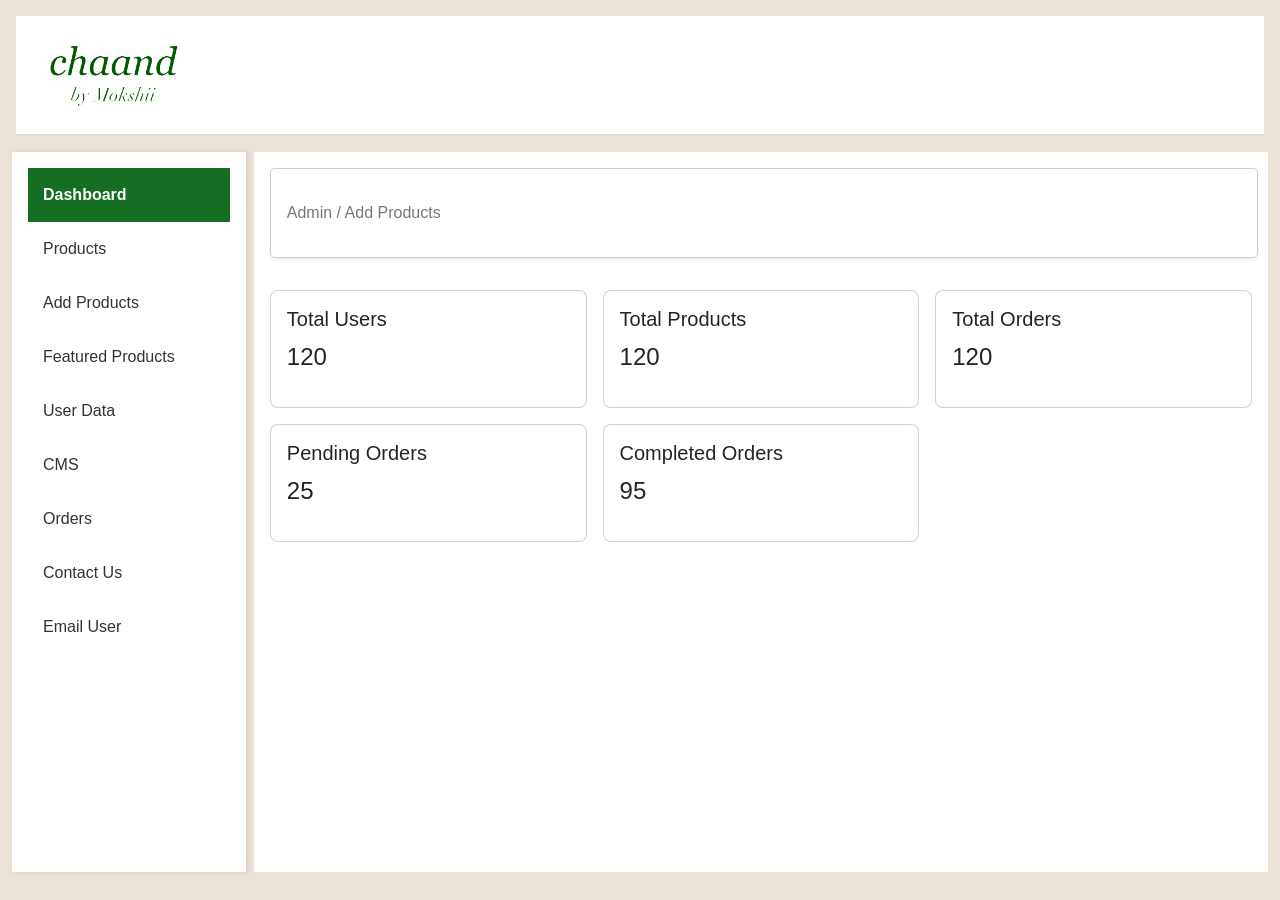
<file: admin_dashboard.html>
<!DOCTYPE html>
<html lang="en">
<head>
    <meta charset="UTF-8">
    <meta name="viewport" content="width=device-width, initial-scale=1.0">
    <title>Chaand</title>
    <link href="https://cdn.jsdelivr.net/npm/bootstrap@5.3.0/dist/css/bootstrap.min.css" rel="stylesheet">
    <link rel="stylesheet" href="./CSS/admin/admin_dashboard.css">
</head>
<body>

    <!-- Navbar -->
    <nav class="navbar d-flex justify-content-between align-items-center">
        <a class="navbar-brand" href="#">
            <img class="logo_img" src="images/logo b.png" alt="Chaand by Mokshii">
        </a>
    </nav>

    <div class="container-fluid">
        <!-- Menu Button -->
        <div class="menu-toggle-btn" style="margin-left: 0;">
            <button class="menu-toggle-btn  btn-outline-sec d-lg-none" onclick="toggleMenu()">☰ Menu</button>
        </div>
        
        <!-- Sidebar -->
        <div class="sidebar menu-section" id="menuSection">
            <ul class="list-group">
                <a href="#" class="text-decoration-none"><li class="list-group-item active">Dashboard</li></a>
                <a href="#" class="text-decoration-none"><li class="list-group-item">Products</li></a>
                <a href="admin_add_products.html" class="text-decoration-none"><li class="list-group-item">Add Products</li></a>
                <a href="#" class="text-decoration-none"><li class="list-group-item">Featured Products</li></a>
                <a href="#" class="text-decoration-none"><li class="list-group-item">User Data</li></a>
                <a href="#" class="text-decoration-none"><li class="list-group-item">CMS</li></a>
                <a href="#" class="text-decoration-none"><li class="list-group-item">Orders</li></a>
                <a href="#" class="text-decoration-none"><li class="list-group-item">Contact Us</li></a>
                <a href="#" class="text-decoration-none"><li class="list-group-item">Email User</li></a>
            </ul>
        </div>

        <!-- Main Content -->
        <div class="main-content">
            <div class="row g-3">
                <div class="page-location shadow-sm">Admin / Add Products</div>
                <div class="col-sm-6 col-md-4">
                    <div class="card p-3">
                        <h5>Total Users</h5>
                        <p class="fs-4">120</p>
                    </div>
                </div>
                <div class="col-sm-6 col-md-4">
                    <div class="card p-3">
                        <h5>Total Products</h5>
                        <p class="fs-4">120</p>
                    </div>
                </div>
                <div class="col-sm-6 col-md-4">
                    <div class="card p-3">
                        <h5>Total Orders</h5>
                        <p class="fs-4">120</p>
                    </div>
                </div>
                <div class="col-sm-6 col-md-4">
                    <div class="card p-3">
                        <h5>Pending Orders</h5>
                        <p class="fs-4">25</p>
                    </div>
                </div>
                <div class="col-sm-6 col-md-4">
                    <div class="card p-3">
                        <h5>Completed Orders</h5>
                        <p class="fs-4">95</p>
                    </div>
                </div>
            </div>
        </div>
    </div>

    <script src="https://cdn.jsdelivr.net/npm/bootstrap@5.3.0/dist/js/bootstrap.bundle.min.js"></script>
    <script>
        function toggleMenu() {
            const menuSection = document.getElementById("menuSection");
            menuSection.classList.toggle("active");
        }
    </script>
</body>
</html>
</file>
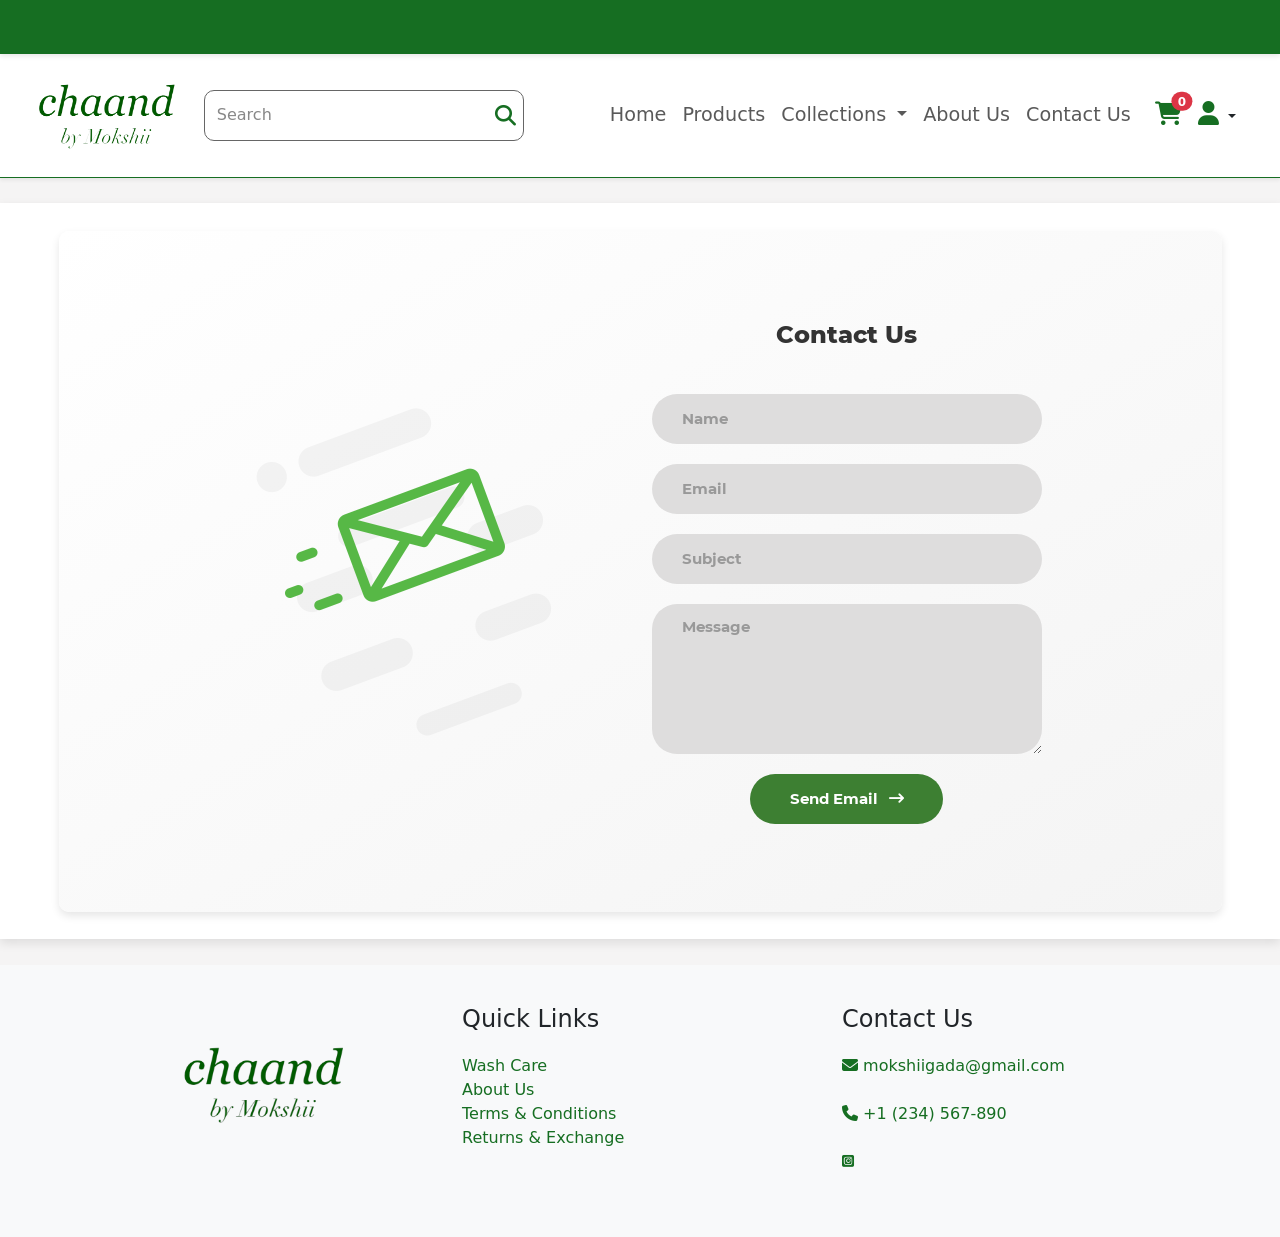
<file: contact_us.html>
<!DOCTYPE html>
<html lang="en">
<head>
	<title>Contact Us</title>
	<meta charset="UTF-8">
	<meta name="viewport" content="width=device-width, initial-scale=1">

	<link rel="icon" type="image/png" href="./images/favicon.png"/>

	<!-- Bootstrap CSS -->
	<link href="https://cdn.jsdelivr.net/npm/bootstrap@5.3.0-alpha3/dist/css/bootstrap.min.css" rel="stylesheet"
	integrity="sha384-KK94CHFLLe+nY2dmCWGMq91rCGa5gtU4mk92HdvYe+M/SXH301p5ILy+dN9+nJOZ" crossorigin="anonymous">

	<link rel="stylesheet" href="https://cdnjs.cloudflare.com/ajax/libs/font-awesome/4.7.0/css/font-awesome.min.css">
	<link rel="stylesheet" href="https://cdnjs.cloudflare.com/ajax/libs/font-awesome/6.5.2/css/all.min.css" 
    integrity="sha512-SnH5WK+bZxgPHs44uWIX+LLJAJ9/2PkPKZ5QiAj6Ta86w+fsb2TkcmfRyVX3pBnMFcV7oQPJkl9QevSCWr3W6A==" crossorigin="anonymous" referrerpolicy="no-referrer" />



	<link rel="stylesheet" type="text/css" href="./CSS/contact_us/main.css">
</head>
<body>

	<!-- Marquee -->
    <div class="marquee-container">
        <div class="marquee-text">| Linen your Way |</div>
        <div class="marquee-text">Sustainable | Handcrafted | Timeless luxury</div>
    </div>

    <!-- Navbar -->
    <nav class="navbar navbar-expand-lg navbar-light bg-white p-3 fs-6 align-items-center shadow-sm">
        <div class="container-fluid d-flex align-items-center">
            <a class="navbar-brand" href="#">
                <img class="logo_img" src="./images/logo b.png" alt="logo">
            </a>
        
            <div class="search_box_container me-auto">
                <div class="search_box position-relative">
                    <input type="text" name="search" id="search" placeholder=" " required>
                    <label for="search" class="floating_label">Search</label>
                    <i class="fa fa-search position-absolute end-0 me-2"></i>
                </div>
            </div>
        
            <button class="navbar-toggler order-3" type="button" data-bs-toggle="collapse" data-bs-target="#navbarContent" aria-controls="navbarContent" aria-expanded="false" aria-label="Toggle navigation">
                <span class="navbar-toggler-icon"></span>
            </button>
        
            <div class="collapse navbar-collapse content_bar order-2" id="navbarContent">
                <ul class="navbar-nav ms-auto mb-2 mb-lg-0">
                    <li class="nav-item">
                        <a class="nav-link" href="index.html">Home</a>
                    </li>
                    <li class="nav-item">
                        <a class="nav-link" href="product.html">Products</a>
                    </li>
                    <li class="nav-item dropdown">
                        <a class="nav-link dropdown-toggle" href="#" id="collectionsDropdown" role="button" data-bs-toggle="dropdown" aria-expanded="false">
                            Collections
                        </a>
                        <ul class="dropdown-menu" aria-labelledby="collectionsDropdown">
                            <li><a class="dropdown-item" href="#">Collection Padma</a></li>
                        </ul>
                    </li>
                    <li class="nav-item">
                        <a class="nav-link" href="about_us.html">About Us</a>
                    </li>
                    <li class="nav-item">
                        <a class="nav-link" href="contact_us.html">Contact Us</a>
                    </li>
                </ul>
            </div>
        
            <!-- desktop view -->
            <div class="icon-bar d-none d-lg-flex align-items-center ms-lg-3 order-2">
                <a href="my_cart.html" class="nav-link position-relative me-3">
                    <i class="fa fa-shopping-cart"></i>
                    <span class="position-absolute top-0 start-100 translate-middle badge rounded-pill bg-danger">0</span>
                </a>
                <div class="dropdown">
                    <a href="#" class="nav-link dropdown-toggle" id="userDropdown" role="button" data-bs-toggle="dropdown" aria-expanded="false">
                        <i class="fa fa-user"></i>
                    </a>
                    <ul class="dropdown-menu" aria-labelledby="userDropdown" style="left: auto; right: 0;">
                        <li><a href="my_acc_dashboard.html" class="dropdown-item">My Account</a></li>
                        <li><a href="login.html" class="dropdown-item">Login</a></li>
                    </ul>
                </div>
            </div>
        
            <!-- mobile view -->
            <div class="icon-bar d-flex d-lg-none align-items-center order-1 ms-auto">
                <a href="my_cart.html" class="nav-link position-relative me-3">
                    <i class="fa fa-shopping-cart"></i>
                    <span class="position-absolute top-0 start-100 translate-middle badge rounded-pill bg-danger">0</span>
                </a>
                <div class="dropdown">
                    <a href="#" class="nav-link dropdown-toggle" id="userDropdown" role="button" data-bs-toggle="dropdown" aria-expanded="false">
                        <i class="fa fa-user"></i>
                    </a>
                    <ul class="dropdown-menu" aria-labelledby="userDropdown" style="left: auto; right: 0;">
                        <li><a href="my_acc_dashboard.html" class="dropdown-item">My Account</a></li>
                        <li><a href="login.html" class="dropdown-item">Login</a></li>

                    </ul>
                </div>
            </div>
        </div> 
    </nav>

	<main>

		<div class="container-fluid contact1">
			<div class="container-contact1">
				<div class="contact1-pic js-tilt" data-tilt>
					<img src="./images/contact_us.png" alt="IMG">
				</div>

				<form class="contact1-form validate-form">
					<span class="contact1-form-title">
						Contact Us
					</span>
					
					<div class="wrap-input1 validate-input" data-validate = "Name is required">
						<input class="input1" type="text" name="name" placeholder="Name">
						<span class="shadow-input1"></span>
					</div>
					
					<div class="wrap-input1 validate-input" data-validate = "Valid email is required: ex@abc.xyz">
						<input class="input1" type="text" name="email" placeholder="Email">
						<span class="shadow-input1"></span>
					</div>
					
					<div class="wrap-input1 validate-input" data-validate = "Subject is required">
						<input class="input1" type="text" name="subject" placeholder="Subject">
						<span class="shadow-input1"></span>
					</div>
					
					<div class="wrap-input1 validate-input" data-validate = "Message is required">
						<textarea class="input1" name="message" placeholder="Message"></textarea>
						<span class="shadow-input1"></span>
					</div>
					
					<div class="container-contact1-form-btn">
						<button class="contact1-form-btn">
							<span>
								Send Email
								<i class="fa fa-long-arrow-right right_arrow" aria-hidden="true"></i>
							</span>
						</button>
					</div>	
				</form>
			</div>
		</div>
	</main>
	
	<!-- footer -->
    <footer class="footer">
        <div class="container">
            <div class="row">
                <div class="col-md-4 text-center text-md-left mb-4" style="align-self: center;">
                    <img src="./images/footer_logo.png" alt="Brand Logo" class="img-fluid" style="max-width: 200px; align-items:center ; ">
                </div>

                <div class="col-md-4 mb-4">
                    <h4>Quick Links</h4>
                    <ul class="list-unstyled">
                        <li><a href="wash_care.html">Wash Care</a></li>
                        <li><a href="about_us.html">About Us</a></li>
                        <li><a href="terms_and_conditions.html">Terms & Conditions</a></li>
                        <li><a href="delivery_and_return_policy.html">Returns & Exchange</a></li>
                    </ul>
                </div>

                <div class="col-md-4 mb-4 f-sec-3">
                    <h4>Contact Us</h4>
                    <a href="mailto:your-email@example.com"><i class="fa-solid fa-envelope"></i> mokshiigada@gmail.com</a><br><br>
                    <a href="tel:+1234567890"><i class="fa-solid fa-phone"></i> +1 (234) 567-890</a><br><br>
                    <p><a href="https://www.instagram.com/chaandbymokshii?igsh=dm93OHhjeDJ2b2Zz" target="_blank"><i class="fa-brands fa-square-instagram"></i></a></p>
                </div>
            </div>
        </div>
    </footer>
		
		
		
		<!--===============================================================================================-->
		<script src="./JS/contact_us/jquery-3.2.1.min.js"></script>
		<!--===============================================================================================-->
		<script src="./JS/contact_us/popper.js"></script>
		<script src="./JS/contact_us/bootstrap.min.js"></script>
		<!--=======================================================	========================================-->
		<script src="./JS/contact_us/tilt.jquery.min.js"></script>
		<script >
		$('.js-tilt').tilt({
			scale: 1.1
		})
	</script>

<!--===============================================================================================-->
	<script src="./JS/contact_us/main.js"></script>

</body>
</html>
</file>
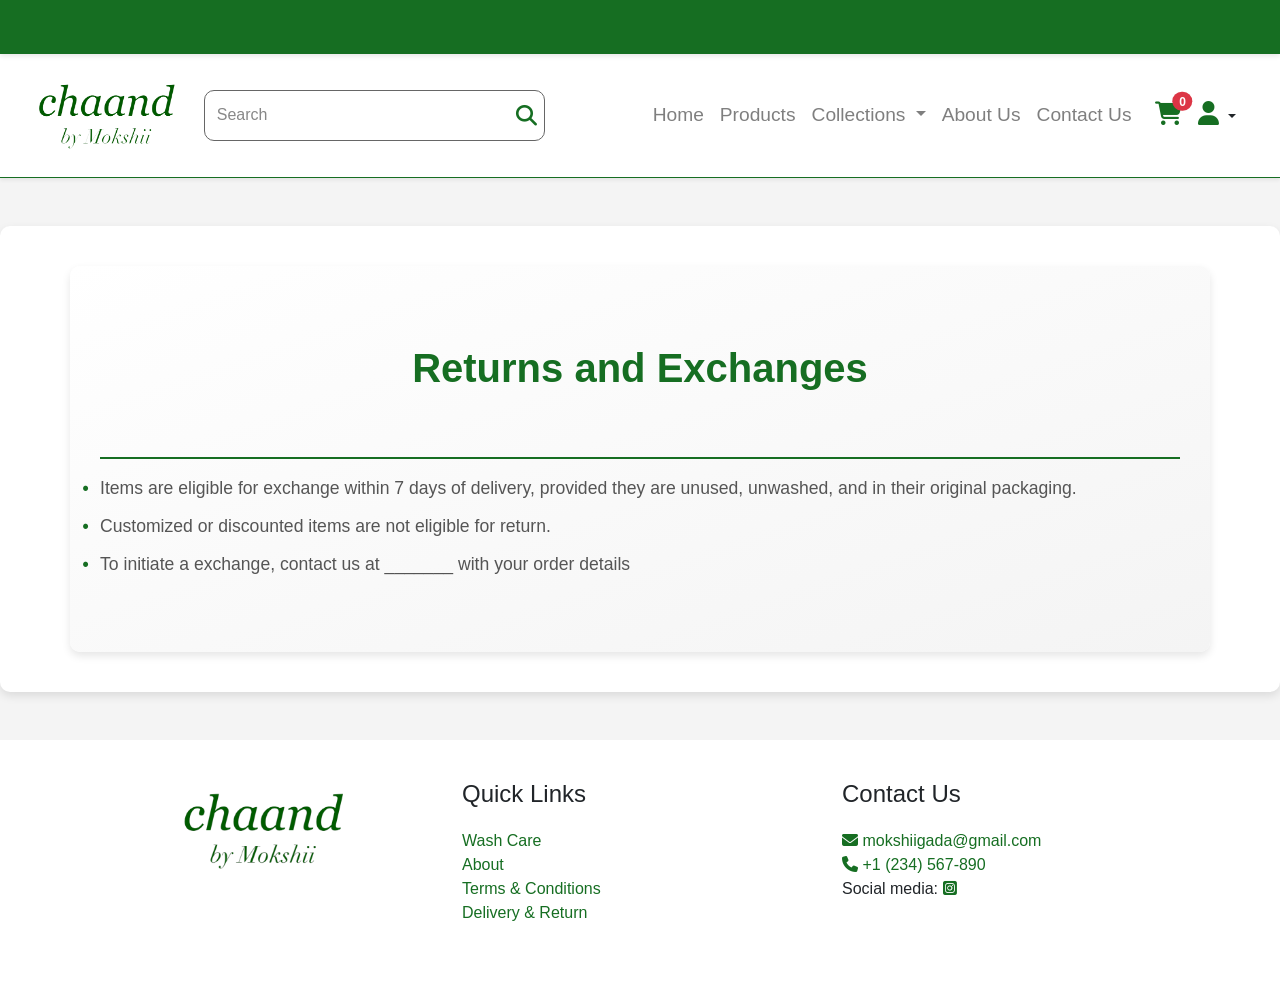
<file: delivery_and_return_policy.html>
<!DOCTYPE html>
<html lang="en">
<head>
    <meta charset="UTF-8">
    <meta name="viewport" content="width=device-width, initial-scale=1.0">
    <title>Delivery & Return Policy</title>
    <link href="https://stackpath.bootstrapcdn.com/bootstrap/4.5.2/css/bootstrap.min.css" rel="stylesheet">
    <link href="https://cdn.jsdelivr.net/npm/bootstrap@5.3.0/dist/css/bootstrap.min.css" rel="stylesheet">
    <link rel="stylesheet" href="https://cdnjs.cloudflare.com/ajax/libs/font-awesome/6.5.2/css/all.min.css" integrity="sha512-SnH5WK+bZxgPHs44uWIX+LLJAJ9/2PkPKZ5QiAj6Ta86w+fsb2TkcmfRyVX3pBnMFcV7oQPJkl9QevSCWr3W6A==" crossorigin="anonymous" referrerpolicy="no-referrer">
    
    <link rel="shortcut icon" href="./images/favicon.png" type="image/x-icon">

    <link rel="stylesheet" href="./CSS/terms_and_conditions.css">
</head>
<body>
    <!-- Marquee container -->
    <div class="marquee-container">
        <div class="marquee-text">| Linen your way |</div>
        <div class="marquee-text">| Sustainable | Handcrafted | Timeless luxury |</div>
    </div>

    <!-- Navbar -->
    <nav class="navbar navbar-expand-lg navbar-light bg-white p-3 fs-6 align-items-center shadow-sm">
        <div class="container-fluid d-flex align-items-center">
            <a class="navbar-brand" href="#">
                <img class="logo_img" src="./images/logo b.png" alt="logo">
            </a>
        
            <div class="search_box_container me-auto">
                <div class="search_box position-relative">
                    <input type="text" name="search" id="search" placeholder=" " required>
                    <label for="search" class="floating_label">Search</label>
                    <i class="fa fa-search position-absolute end-0 me-2"></i>
                </div>
            </div>
        
            <button class="navbar-toggler order-3" type="button" data-bs-toggle="collapse" data-bs-target="#navbarContent" aria-controls="navbarContent" aria-expanded="false" aria-label="Toggle navigation">
                <span class="navbar-toggler-icon"></span>
            </button>
        
            <div class="collapse navbar-collapse content_bar order-2" id="navbarContent">
                <ul class="navbar-nav ms-auto mb-2 mb-lg-0">
                    <li class="nav-item">
                        <a class="nav-link" href="index.html">Home</a>
                    </li>
                    <li class="nav-item">
                        <a class="nav-link" href="product.html">Products</a>
                    </li>
                    <li class="nav-item dropdown">
                        <a class="nav-link dropdown-toggle" href="#" id="collectionsDropdown" role="button" data-bs-toggle="dropdown" aria-expanded="false">
                            Collections
                        </a>
                        <ul class="dropdown-menu" aria-labelledby="collectionsDropdown">
                            <li><a class="dropdown-item" href="#">Collection Padma</a></li>
                        </ul>
                    </li>
                    <li class="nav-item">
                        <a class="nav-link" href="about_us.html">About Us</a>
                    </li>
                    <li class="nav-item">
                        <a class="nav-link" href="contact_us.html">Contact Us</a>
                    </li>
                </ul>
            </div>
            <!-- desktop view -->
            <div class="icon-bar d-none d-lg-flex align-items-center ms-lg-3 order-2">
                <a href="my_cart.html" class="nav-link position-relative me-3">
                    <i class="fa fa-shopping-cart"></i>
                    <span class="position-absolute top-0 start-100 translate-middle badge rounded-pill bg-danger">0</span>
                </a>
                <div class="dropdown">
                    <a href="#" class="nav-link dropdown-toggle" id="userDropdown" role="button" data-bs-toggle="dropdown" aria-expanded="false">
                        <i class="fa fa-user"></i>
                    </a>
                    <ul class="dropdown-menu" aria-labelledby="userDropdown" style="left: auto; right: 0;">
                        <li><a href="my_acc_dashboard.html" class="dropdown-item">My Account</a></li>
                        <li><a href="login.html" class="dropdown-item">Login</a></li>
                    </ul>
                </div>
            </div>
        
            <!-- mobile view -->
            <div class="icon-bar d-flex d-lg-none align-items-center order-1 ms-auto">
                <a href="my_cart.html" class="nav-link position-relative me-3">
                    <i class="fa fa-shopping-cart"></i>
                    <span class="position-absolute top-0 start-100 translate-middle badge rounded-pill bg-danger">0</span>
                </a>
                <div class="dropdown">
                    <a href="#" class="nav-link dropdown-toggle" id="userDropdown" role="button" data-bs-toggle="dropdown" aria-expanded="false">
                        <i class="fa fa-user"></i>
                    </a>
                    <ul class="dropdown-menu" aria-labelledby="userDropdown" style="left: auto; right: 0;">
                        <li><a href="my_acc_dashboard.html" class="dropdown-item">My Account</a></li>
                        <li><a href="login.html" class="dropdown-item">Login</a></li>

                    </ul>
                </div>
            </div>
        </div> 
    </nav>

    <main class="container-fluid my-5 container-main">
        <section class="container container-tnc">
            <h1 class="text-center py-5">Returns and Exchanges</h1>

            <section class="mb-4 py-1">
                <h2 class="tnc-h"></h2>
                <ul>
                    <li>Items are eligible for exchange within 7 days of delivery, provided they are unused, unwashed, and in their original packaging.</li>
                    <li>Customized or discounted items are not eligible for return.</li>
                    <li>To initiate a exchange, contact us at _______ with your order details</li>
                </ul>
            </section>
        </section>

    </main>

    <footer class="footer">
        <div class="container">
            <div class="row">
                <div class="col-md-4 text-center text-md-left mb-4">
                    <img src="images/footer_logo.png" alt="Brand Logo" class="img-fluid" style="max-width: 200px;">
                </div>
                <div class="col-md-4 mb-4">
                    <h4>Quick Links</h4>
                    <ul class="list-unstyled">
                        <li><a href="wash_care.html">Wash Care</a></li>
                        <li><a href="about_us.html">About</a></li>
                        <li><a href="terms_and_conditions.html">Terms & Conditions</a></li>
                        <li><a href="#">Delivery & Return</a></li>
                    </ul>
                </div>
                <div class="col-md-4 mb-4">
                    <h4>Contact Us</h4>
                    <ul class="list-unstyled">
                        <li><a href="mailto:mokshiigada@gmail.com"><i class="fa-solid fa-envelope"></i> mokshiigada@gmail.com</a></li>
                        <li><a href="tel:+1234567890"><i class="fa-solid fa-phone"></i> +1 (234) 567-890</a></li>
                        <li>Social media: <a href="https://www.instagram.com/chaandbymokshii?igsh=dm93OHhjeDJ2b2Zz" target="_blank"><i class="fa-brands fa-square-instagram"></i></a></li>
                    </ul>
                </div>
            </div>
        </div>
    </footer>

    <script src="https://cdn.jsdelivr.net/npm/bootstrap@5.3.0/dist/js/bootstrap.bundle.min.js"></script>
</body>
</html>
</file>
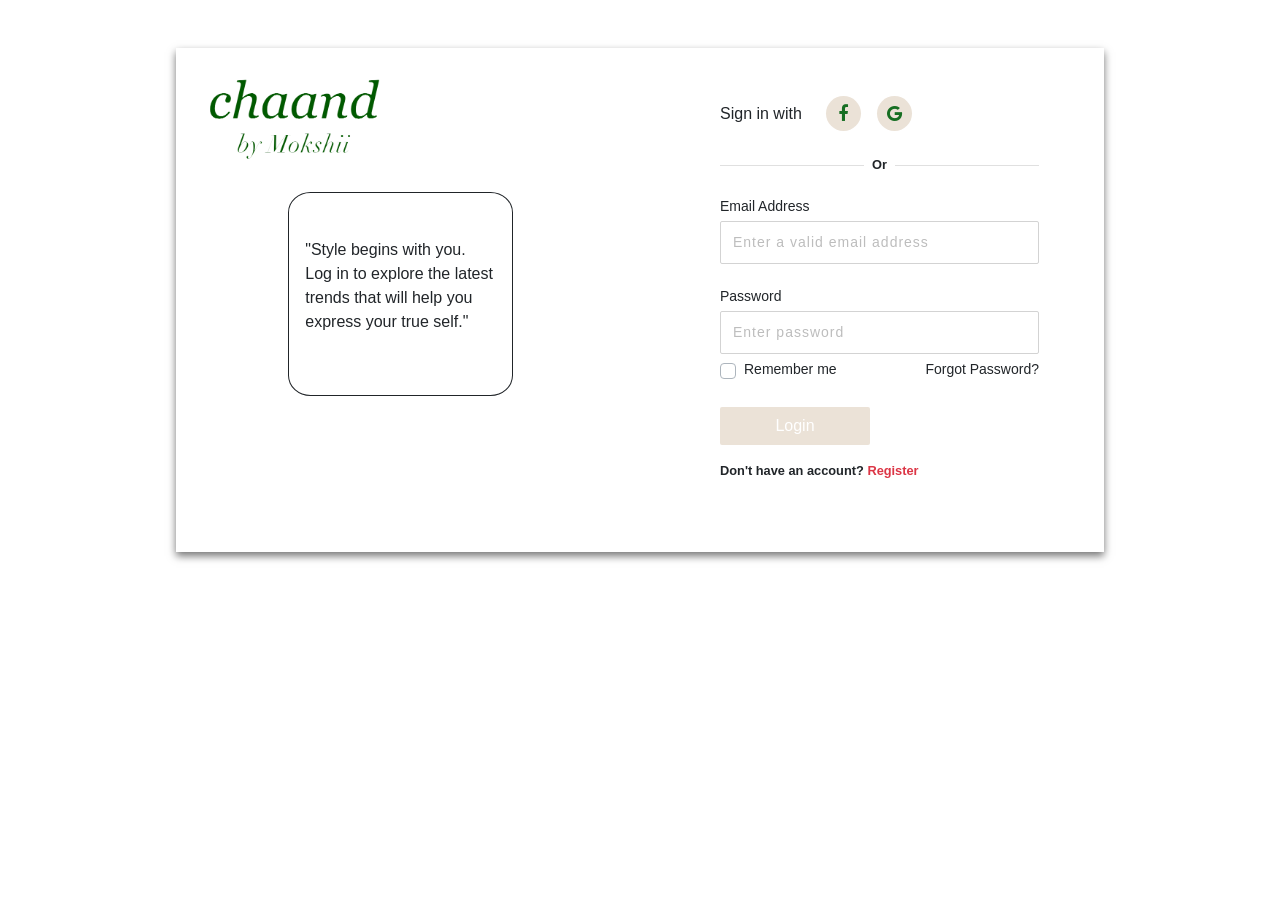
<file: dummy.html>
<!DOCTYPE html>
<html lang="en">
<head>
  <meta charset="UTF-8">
  <meta name="viewport" content="width=device-width, initial-scale=1.0">
  <title>Document</title>

  <script src="https://cdnjs.cloudflare.com/ajax/libs/jquery/3.2.1/jquery.min.js"></script>
<script src="https://stackpath.bootstrapcdn.com/bootstrap/4.3.1/js/bootstrap.bundle.min.js"></script>

  <link rel="stylesheet" href="https://stackpath.bootstrapcdn.com/bootstrap/4.3.1/css/bootstrap.min.css">
  <link rel="stylesheet" href="https://cdnjs.cloudflare.com/ajax/libs/font-awesome/4.7.0/css/font-awesome.min.css">



  <style>

.card0 {
    box-shadow: 0px 4px 8px 0px #757575;
    border-radius: 0px;
}

.card2 {
    margin: 0px 40px;
}

.image {
    width: 360px;
    height: 280px;
}

.border-line {
    border-right: 1px solid #EEEEEE;
}

.facebook {
    background-color: #ebe2d7;
    color: #166e22;
    font-size: 18px;
    padding-top: 5px;
    border-radius: 50%;
    width: 35px;
    height: 35px;
    cursor: pointer;
}


.linkedin {
    background-color: #ebe2d7;
    color: #166e22;
    font-size: 18px;
    padding-top: 5px;
    border-radius: 50%;
    width: 35px;
    height: 35px;
    cursor: pointer;
}

.line {
    height: 1px;
    width: 45%;
    background-color: #E0E0E0;
    margin-top: 10px;
}

.or {
    width: 10%;
    font-weight: bold;
}

.text-sm {
    font-size: 14px !important;
}

::placeholder {
    color: #BDBDBD;
    opacity: 1;
    font-weight: 300
}

:-ms-input-placeholder {
    color: #BDBDBD;
    font-weight: 300
}

::-ms-input-placeholder {
    color: #BDBDBD;
    font-weight: 300
}

input, textarea {
    padding: 10px 12px 10px 12px;
    border: 1px solid lightgrey;
    border-radius: 2px;
    margin-bottom: 5px;
    margin-top: 2px;
    width: 100%;
    box-sizing: border-box;
    color: #2C3E50;
    font-size: 14px;
    letter-spacing: 1px;
}

input:focus, textarea:focus {
    -moz-box-shadow: none !important;
    -webkit-box-shadow: none !important;
    box-shadow: none !important;
    border: 1px solid #ebe2d7;
    outline-width: 0;
}

button:focus {
    -moz-box-shadow: none !important;
    -webkit-box-shadow: none !important;
    box-shadow: none !important;
    outline-width: 0;
}

a {
    color: inherit;
    cursor: pointer;
}

.btn-blue {
    background-color: #ebe2d7;
    width: 150px;
    color: #fff;
    border-radius: 2px;
}

.btn-blue:hover {
    background-color: #000;
    cursor: pointer;
}

.bg-blue {
    color: #fff;
    background-color: #ebe2d7;
}

.quote_block
{
  display: flex;
  justify-content: center;
  align-items: center;
  border-right: 1px solid;
}

.quote_card
{
  display: flex;
  justify-content: center;
  align-items: center;
  max-width: 50%;
  padding: 10%;
  border: 1px solid;
  border-radius: 10%;
  left: 50%;
}

.logo {
    width: 200px;
    height: 100px;
    margin-top: 20px;
    margin-left: 35px;
} 

@media screen and (max-width: 991px) {
    .logo {
        margin-left: 15px;
    }

    .image {
        width: 300px;
        height: 220px;
    }

    .card2 {
        border-top: 1px solid #EEEEEE !important;
        margin: 0px 15px;
    }
}

.signup-form {
        display: none;
    }
  </style>
  
</head>
<body>

  <div class="container-fluid px-1 px-md-5 px-lg-1 px-xl-5 py-5 mx-auto" style="max-width: 80vw;">
    <div class="card card0 border-0">
        <div class="row d-flex">
            <div class="col-lg-6 ">
                <div class="card1 pb-5 ">
                  <div class="row">
                    <img src="./images/logo b.png" class="logo">
                </div>
                <div style="display: flex; justify-content: center; align-items: center;">
                  <div class="row px-3 mt-4 mb-5 border-line quote_card">
                    <p>"Style begins with you. Log in to explore the latest trends that will help you express your true self."</p>
                  </div>
                </div>
                </div>
            </div>
            <div class="col-lg-6" id="loginForm"> <!-- Add id="loginForm" here -->
              <div class="card2 card border-0 px-4 py-5">
                  <div class="row mb-4 px-3">
                      <h6 class="mb-0 mr-4 mt-2">Sign in with</h6>
                      <div class="facebook text-center mr-3"><div class="fa fa-facebook"></div></div>
                      <div class="linkedin text-center mr-3"><div class="fa fa-google"></div></div>
                  </div>
                  <div class="row px-3 mb-4">
                      <div class="line"></div>
                      <small class="or text-center">Or</small>
                      <div class="line"></div>
                  </div>
                  <div class="row px-3">
                      <label class="mb-1"><h6 class="mb-0 text-sm">Email Address</h6></label>
                      <input class="mb-4" type="text" name="email" placeholder="Enter a valid email address">
                  </div>
                  <div class="row px-3">
                      <label class="mb-1"><h6 class="mb-0 text-sm">Password</h6></label>
                      <input type="password" name="password" placeholder="Enter password">
                  </div>
                  <div class="row px-3 mb-4">
                      <div class="custom-control custom-checkbox custom-control-inline">
                          <input id="chk1" type="checkbox" name="chk" class="custom-control-input"> 
                          <label for="chk1" class="custom-control-label text-sm">Remember me</label>
                      </div>
                      <a href="#" class="ml-auto mb-0 text-sm">Forgot Password?</a>
                  </div>
                  <div class="row mb-3 px-3">
                      <button type="submit" class="btn btn-blue text-center">Login</button>
                  </div>
                  <div class="row mb-4 px-3">
                      <small class="font-weight-bold">Don't have an account? <a class="text-danger" onclick="toggleForms()">Register</a></small>
                  </div>
              </div>
          </div>
          
          <div class="col-lg-6 signup-form" id="signupForm"> <!-- Add id="signupForm" here -->
              <div class="card2 card border-0 px-4 py-5">
                  <div class="row mb-4 px-3">
                      <h6 class="mb-0 mr-4 mt-2">Sign up with</h6>
                      <div class="facebook text-center mr-3"><div class="fa fa-facebook"></div></div>
                      <div class="linkedin text-center mr-3"><div class="fa fa-google"></div></div>
                  </div>
                  <div class="row px-3 mb-4">
                      <div class="line"></div>
                      <small class="or text-center">Or</small>
                      <div class="line"></div>
                  </div>
                  <div class="row px-3">
                      <label class="mb-1"><h6 class="mb-0 text-sm">Name</h6></label>
                      <input class="mb-4" type="text" name="name" placeholder="Enter your full name">
                  </div>
                  <div class="row px-3">
                      <label class="mb-1"><h6 class="mb-0 text-sm">Email Address</h6></label>
                      <input class="mb-4" type="text" name="email" placeholder="Enter a valid email address">
                  </div>
                  <div class="row px-3">
                      <label class="mb-1"><h6 class="mb-0 text-sm">Password</h6></label>
                      <input type="password" name="password" placeholder="Enter password">
                  </div>
                  <div class="row mb-3 px-3">
                      <button type="submit" class="btn btn-blue text-center">Sign Up</button>
                  </div>
                  <div class="row mb-4 px-3">
                      <small class="font-weight-bold">Already have an account? <a href="#" class="text-danger" onclick="toggleForms()">Login</a></small>
                  </div>
              </div>
          </div>
          
        </div>

    </div>
</div>

<script>
    function toggleForms() 
    {
        var loginForm = document.getElementById('loginForm');
        var signupForm = document.getElementById('signupForm');

        if (loginForm.style.display === 'none') 
        {
            loginForm.style.display = 'block';
            signupForm.style.display = 'none';
        } 
        else 
        {
            loginForm.style.display = 'none';
            signupForm.style.display = 'block';
        }
    }
    
    // Show login form and hide signup form initially
    document.getElementById('loginForm').style.display = 'block';
    document.getElementById('signupForm').style.display = 'none';
</script>

</body>
</html>
</file>
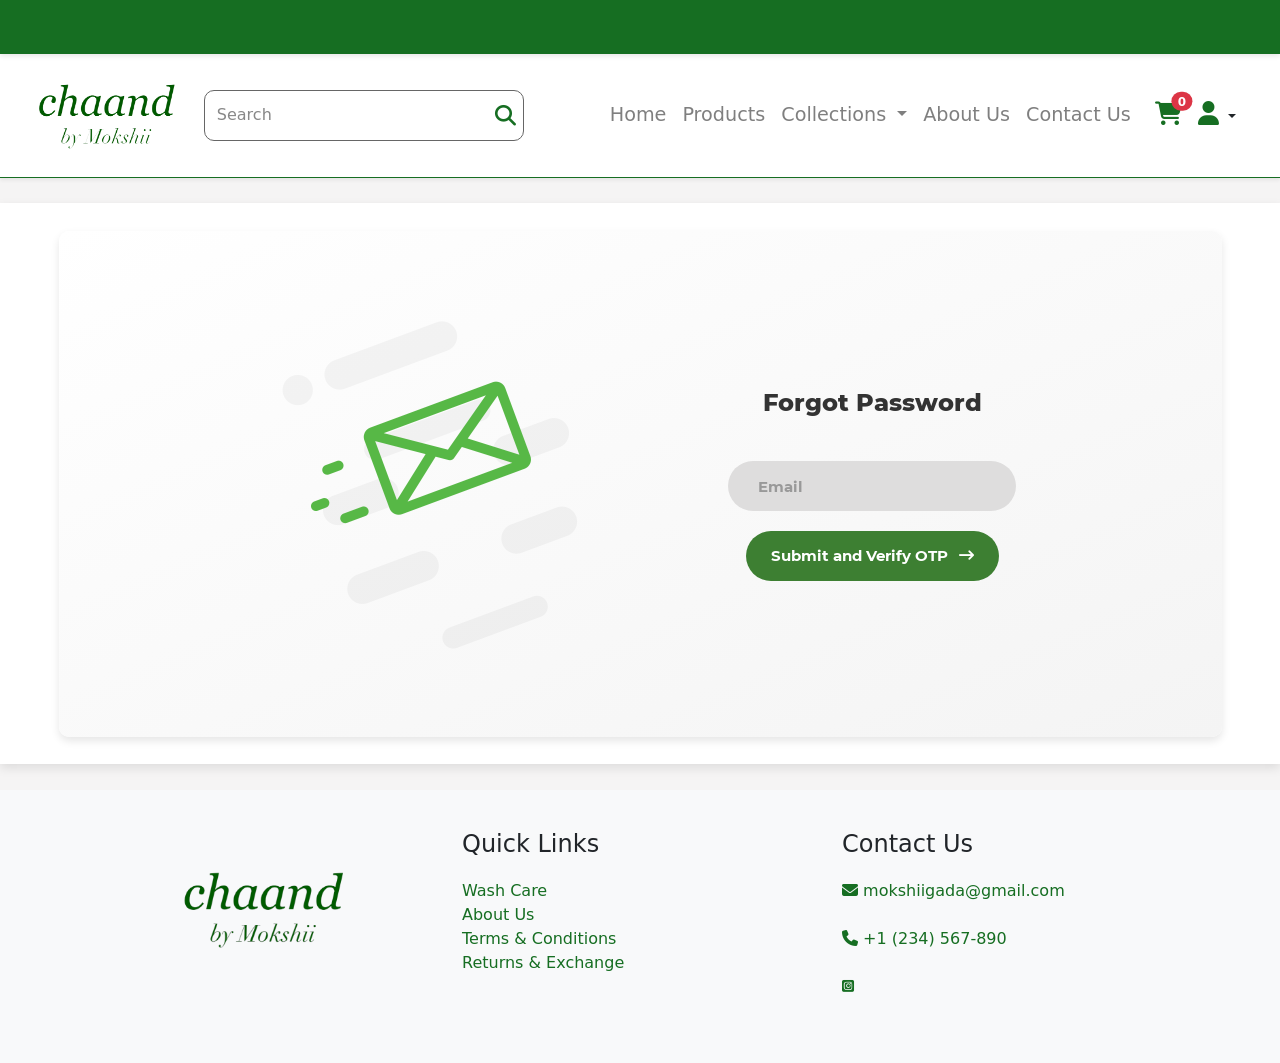
<file: forgot_password.html>
<!DOCTYPE html>
<html lang="en">
<head>
	<title>Register</title>
	<meta charset="UTF-8">
	<meta name="viewport" content="width=device-width, initial-scale=1">

	<link rel="icon" type="image/png" href="./images/favicon.png"/>

	<!-- Bootstrap CSS -->
	<link href="https://cdn.jsdelivr.net/npm/bootstrap@5.3.0-alpha3/dist/css/bootstrap.min.css" rel="stylesheet"
	integrity="sha384-KK94CHFLLe+nY2dmCWGMq91rCGa5gtU4mk92HdvYe+M/SXH301p5ILy+dN9+nJOZ" crossorigin="anonymous">

    <link href="https://stackpath.bootstrapcdn.com/bootstrap/4.5.2/css/bootstrap.min.css" rel="stylesheet">
    <link href="https://cdn.jsdelivr.net/npm/bootstrap@5.3.0/dist/css/bootstrap.min.css" rel="stylesheet">

	<link rel="stylesheet" href="https://cdnjs.cloudflare.com/ajax/libs/font-awesome/4.7.0/css/font-awesome.min.css">
	<link rel="stylesheet" href="https://cdnjs.cloudflare.com/ajax/libs/font-awesome/6.5.2/css/all.min.css" 
    integrity="sha512-SnH5WK+bZxgPHs44uWIX+LLJAJ9/2PkPKZ5QiAj6Ta86w+fsb2TkcmfRyVX3pBnMFcV7oQPJkl9QevSCWr3W6A==" crossorigin="anonymous" referrerpolicy="no-referrer" />

	<link rel="stylesheet" type="text/css" href="./CSS/contact_us/main.css">
    <link rel="stylesheet" href="./CSS/login_signup.css">
</head>
<body>

	<!-- Marquee -->
    <div class="marquee-container">
        <div class="marquee-text">| Linen your Way |</div>
        <div class="marquee-text">Sustainable | Handcrafted | Timeless luxury</div>
    </div>

    <!-- Navbar -->
    <nav class="navbar navbar-expand-lg navbar-light bg-white p-3 fs-6 align-items-center shadow-sm">
        <div class="container-fluid d-flex align-items-center">
            <a class="navbar-brand" href="#">
                <img class="logo_img" src="./images/logo b.png" alt="logo">
            </a>
        
            <div class="search_box_container me-auto">
                <div class="search_box position-relative">
                    <input type="text" name="search" id="search" placeholder=" " required>
                    <label for="search" class="floating_label">Search</label>
                    <i class="fa fa-search position-absolute end-0 me-2"></i>
                </div>
            </div>
        
            <button class="navbar-toggler order-3" type="button" data-bs-toggle="collapse" data-bs-target="#navbarContent" aria-controls="navbarContent" aria-expanded="false" aria-label="Toggle navigation">
                <span class="navbar-toggler-icon"></span>
            </button>
        
            <div class="collapse navbar-collapse content_bar order-2" id="navbarContent">
                <ul class="navbar-nav ms-auto mb-2 mb-lg-0">
                    <li class="nav-item">
                        <a class="nav-link" href="index.html">Home</a>
                    </li>
                    <li class="nav-item">
                        <a class="nav-link" href="product.html">Products</a>
                    </li>
                    <li class="nav-item dropdown">
                        <a class="nav-link dropdown-toggle" href="#" id="collectionsDropdown" role="button" data-bs-toggle="dropdown" aria-expanded="false">
                            Collections
                        </a>
                        <ul class="dropdown-menu" aria-labelledby="collectionsDropdown">
                            <li><a class="dropdown-item" href="#">Collection Padma</a></li>
                        </ul>
                    </li>
                    <li class="nav-item">
                        <a class="nav-link" href="about_us.html">About Us</a>
                    </li>
                    <li class="nav-item">
                        <a class="nav-link" href="contact_us.html">Contact Us</a>
                    </li>
                </ul>
            </div>
        
            <!-- desktop view -->
            <div class="icon-bar d-none d-lg-flex align-items-center ms-lg-3 order-2">
                <a href="my_cart.html" class="nav-link position-relative me-3">
                    <i class="fa fa-shopping-cart"></i>
                    <span class="position-absolute top-0 start-100 translate-middle badge rounded-pill bg-danger">0</span>
                </a>
                <div class="dropdown">
                    <a href="#" class="nav-link dropdown-toggle" id="userDropdown" role="button" data-bs-toggle="dropdown" aria-expanded="false">
                        <i class="fa fa-user"></i>
                    </a>
                    <ul class="dropdown-menu" aria-labelledby="userDropdown" style="left: auto; right: 0;">
                        <li><a href="my_acc_dashboard.html" class="dropdown-item">My Account</a></li>
                        <li><a href="login.html" class="dropdown-item">Login</a></li>
                    </ul>
                </div>
            </div>
        
            <!-- mobile view -->
            <div class="icon-bar d-flex d-lg-none align-items-center order-1 ms-auto">
                <a href="my_cart.html" class="nav-link position-relative me-3">
                    <i class="fa fa-shopping-cart"></i>
                    <span class="position-absolute top-0 start-100 translate-middle badge rounded-pill bg-danger">0</span>
                </a>
                <div class="dropdown">
                    <a href="#" class="nav-link dropdown-toggle" id="userDropdown" role="button" data-bs-toggle="dropdown" aria-expanded="false">
                        <i class="fa fa-user"></i>
                    </a>
                    <ul class="dropdown-menu" aria-labelledby="userDropdown" style="left: auto; right: 0;">
                        <li><a href="my_acc_dashboard.html" class="dropdown-item">My Account</a></li>
                        <li><a href="login.html" class="dropdown-item">Login</a></li>

                    </ul>
                </div>
            </div>
        </div> 
    </nav>

	<main>

		<div class="container-fluid contact1">
			<div class="container-contact1">
				<div class="contact1-pic js-tilt" data-tilt>
					<img src="./images/contact_us.png" alt="IMG">
				</div>

				<form class="register-form validate-form active" id="register_form">
					<span class="contact1-form-title">
						Forgot Password
					</span>
					
					<div class="wrap-input1 validate-input" data-validate = "Valid email is required: ex@abc.xyz">
						<input class="input1" type="text" name="email" placeholder="Email">
						<span class="shadow-input1"></span>
					</div>

					<div class="container-contact1-form-btn">
                        <button class="contact1-form-btn" id="showOtpFormBtn">
                            <span>
                                Submit and Verify OTP
								<i class="fa fa-long-arrow-right right_arrow" aria-hidden="true"></i>
							</span>
						</button>
					</div>	

				</form>

                <form action="#" class="otp-form validate-form">
                    <div class="position-relative">
                        <div class="card p-2 text-center">
                            <h6>Please enter the one time password <br> to verify your account</h6>
                            <div class="go-back mt-3"> <span>A code has been sent to</span> <small id="maskedNumber">*******9897</small> </div>
                            <div id="otp" class="inputs d-flex flex-row justify-content-center mt-2">
                                <input class="m-2 text-center form-control rounded" type="text" id="first" maxlength="1" />
                                <input class="m-2 text-center form-control rounded" type="text" id="second" maxlength="1" />
                                <input class="m-2 text-center form-control rounded" type="text" id="third" maxlength="1" />
                                <input class="m-2 text-center form-control rounded" type="text" id="fourth" maxlength="1" />
                                <input class="m-2 text-center form-control rounded" type="text" id="fifth" maxlength="1" />
                                <input class="m-2 text-center form-control rounded" type="text" id="sixth" maxlength="1" />
                            </div>
                            <div class="mt-4 otp_buttons"> 
                                <button id="goBackBtn" class="switch_link go-back">Go Back</button>
                                <button id="validateBtn" class="btn px-4 validate">Validate</button> 
                            </div>
                        </div>
                    </div>
                </form>

                <form class="new_password-form validate-form" id="register_form">
					<span class="contact1-form-title">
						Reset Password
					</span>
					
					<div class="wrap-input1 validate-input">
						<input class="input1" type="text" name="new_password" placeholder="New Password">
						<span class="shadow-input1"></span>
					</div>
                    <div class="wrap-input1 validate-input">
						<input class="input1" type="text" name="confirm_password" placeholder="Confirm New Password">
						<span class="shadow-input1"></span>
					</div>

					<div class="container-contact1-form-btn">
                        <button class="contact1-form-btn" id="showOtpFormBtn">
                            <span>
                                Change Password
								<i class="fa fa-long-arrow-right right_arrow" aria-hidden="true"></i>
							</span>
						</button>
					</div>	

				</form>

            </div>
		</div>
	</main>
	
	<!-- footer -->
    <footer class="footer">
        <div class="container">
            <div class="row">
                <div class="col-md-4 text-center text-md-left mb-4" style="align-self: center;">
                    <img src="./images/footer_logo.png" alt="Brand Logo" class="img-fluid" style="max-width: 200px; align-items:center ; ">
                </div>

                <div class="col-md-4 mb-4">
                    <h4>Quick Links</h4>
                    <ul class="list-unstyled">
                        <li><a href="wash_care.html">Wash Care</a></li>
                        <li><a href="about_us.html">About Us</a></li>
                        <li><a href="terms_and_conditions.html">Terms & Conditions</a></li>
                        <li><a href="delivery_and_return_policy.html">Returns & Exchange</a></li>
                    </ul>
                </div>

                <div class="col-md-4 mb-4 f-sec-3">
                    <h4>Contact Us</h4>
                    <a href="mailto:your-email@example.com"><i class="fa-solid fa-envelope"></i> mokshiigada@gmail.com</a><br><br>
                    <a href="tel:+1234567890"><i class="fa-solid fa-phone"></i> +1 (234) 567-890</a><br><br>
                    <p><a href="https://www.instagram.com/chaandbymokshii?igsh=dm93OHhjeDJ2b2Zz" target="_blank"><i class="fa-brands fa-square-instagram"></i></a></p>
                </div>
            </div>
        </div>
    </footer>
		
    <script src="./JS/contact_us/jquery-3.2.1.min.js"></script>
    <script src="./JS/contact_us/popper.js"></script>
    <script src="./JS/contact_us/bootstrap.min.js"></script>
    <script src="./JS/contact_us/tilt.jquery.min.js"></script>

    <script >
		$('.js-tilt').tilt({
			scale: 1.1
		})
	</script>

<script>
    
    document.addEventListener("DOMContentLoaded", function () {
    const showOtpFormBtn = document.getElementById("showOtpFormBtn");
    const goBackBtn = document.getElementById("goBackBtn");
    const registerForm = document.querySelector(".register-form");
    const otpForm = document.querySelector(".otp-form");
    
    const new_password_form = document.querySelector(".new_password-form");

    showOtpFormBtn.addEventListener("click", function (event) {
        event.preventDefault();
        registerForm.classList.remove("active");
        otpForm.classList.add("active"); 
        new_password_form.classList.remove("active");
    });


    goBackBtn.addEventListener("click", function () {
        otpForm.classList.remove("active"); 
        new_password_form.classList.remove("active");
        registerForm.classList.add("active");
    });

    function OTPInput() {
        const inputs = document.querySelectorAll('#otp > input');
        for (let i = 0; i < inputs.length; i++) {
            inputs[i].addEventListener('input', function() {
                if (this.value.length > 1) {
                    this.value = this.value[0];   
                }
                if (this.value !== '' && i < inputs.length - 1) {
                    inputs[i + 1].focus(); //   
                }
            });

            inputs[i].addEventListener('keydown', function(event) {
                if (event.key === 'Backspace') {
                    this.value = '';
                    if (i > 0) {
                        inputs[i - 1].focus();   
                    }
                }
            });
        }
    }

    OTPInput();

    const validateBtn = document.getElementById('validateBtn');
    validateBtn.addEventListener("click", function (event) {
        event.preventDefault();
        registerForm.classList.remove("active");
        otpForm.classList.remove("active"); 
        new_password_form.classList.add("active");
    });

});



</script>

<script src="./JS/contact_us/main.js"></script>
<script src="https://cdn.jsdelivr.net/npm/bootstrap@5.3.0/dist/js/bootstrap.bundle.min.js"></script>

</body>
</html>
</file>
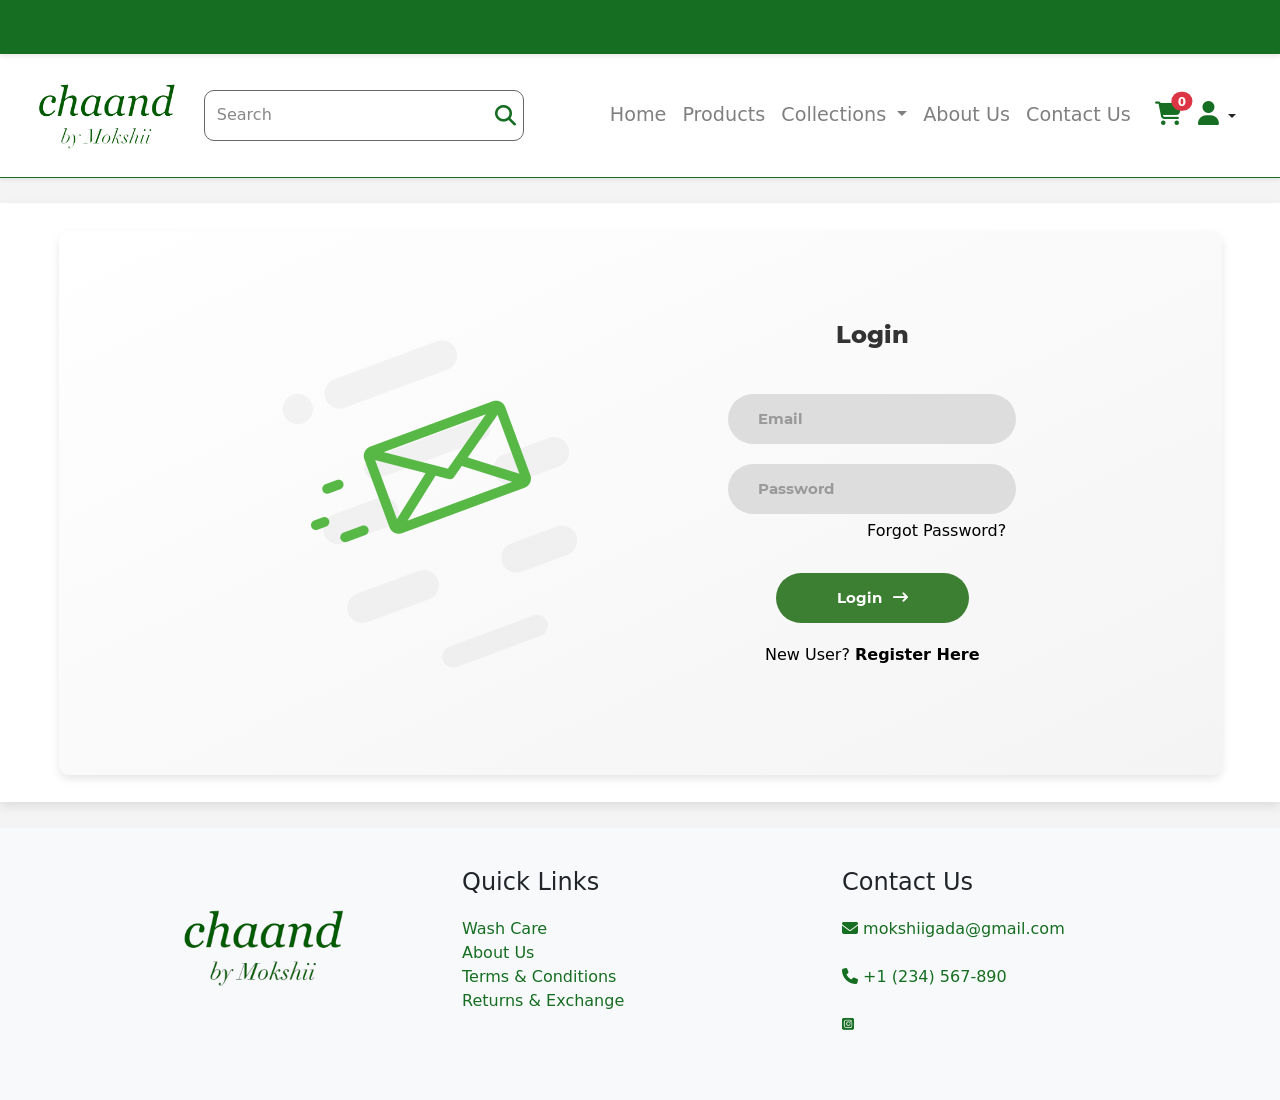
<file: login.html>
<!DOCTYPE html>
<html lang="en">
<head>
	<title>Login</title>
	<meta charset="UTF-8">
	<meta name="viewport" content="width=device-width, initial-scale=1">

	<link rel="icon" type="image/png" href="./images/favicon.png"/>

	<!-- Bootstrap CSS -->
	<link href="https://cdn.jsdelivr.net/npm/bootstrap@5.3.0-alpha3/dist/css/bootstrap.min.css" rel="stylesheet"
	integrity="sha384-KK94CHFLLe+nY2dmCWGMq91rCGa5gtU4mk92HdvYe+M/SXH301p5ILy+dN9+nJOZ" crossorigin="anonymous">

    <link href="https://stackpath.bootstrapcdn.com/bootstrap/4.5.2/css/bootstrap.min.css" rel="stylesheet">
    <link href="https://cdn.jsdelivr.net/npm/bootstrap@5.3.0/dist/css/bootstrap.min.css" rel="stylesheet">

	<link rel="stylesheet" href="https://cdnjs.cloudflare.com/ajax/libs/font-awesome/4.7.0/css/font-awesome.min.css">
	<link rel="stylesheet" href="https://cdnjs.cloudflare.com/ajax/libs/font-awesome/6.5.2/css/all.min.css" 
    integrity="sha512-SnH5WK+bZxgPHs44uWIX+LLJAJ9/2PkPKZ5QiAj6Ta86w+fsb2TkcmfRyVX3pBnMFcV7oQPJkl9QevSCWr3W6A==" crossorigin="anonymous" referrerpolicy="no-referrer" />

	<link rel="stylesheet" type="text/css" href="./CSS/contact_us/main.css">
    <link rel="stylesheet" href="./CSS/login_signup.css">
</head>
<body>

	<!-- Marquee -->
    <div class="marquee-container">
        <div class="marquee-text">| Linen your Way |</div>
        <div class="marquee-text">Sustainable | Handcrafted | Timeless luxury</div>
    </div>

    <!-- Navbar -->
    <nav class="navbar navbar-expand-lg navbar-light bg-white p-3 fs-6 align-items-center shadow-sm">
        <div class="container-fluid d-flex align-items-center">
            <a class="navbar-brand" href="#">
                <img class="logo_img" src="./images/logo b.png" alt="logo">
            </a>
        
            <div class="search_box_container me-auto">
                <div class="search_box position-relative">
                    <input type="text" name="search" id="search" placeholder=" " required>
                    <label for="search" class="floating_label">Search</label>
                    <i class="fa fa-search position-absolute end-0 me-2"></i>
                </div>
            </div>
        
            <button class="navbar-toggler order-3" type="button" data-bs-toggle="collapse" data-bs-target="#navbarContent" aria-controls="navbarContent" aria-expanded="false" aria-label="Toggle navigation">
                <span class="navbar-toggler-icon"></span>
            </button>
        
            <div class="collapse navbar-collapse content_bar order-2" id="navbarContent">
                <ul class="navbar-nav ms-auto mb-2 mb-lg-0">
                    <li class="nav-item">
                        <a class="nav-link" href="index.html">Home</a>
                    </li>
                    <li class="nav-item">
                        <a class="nav-link" href="product.html">Products</a>
                    </li>
                    <li class="nav-item dropdown">
                        <a class="nav-link dropdown-toggle" href="#" id="collectionsDropdown" role="button" data-bs-toggle="dropdown" aria-expanded="false">
                            Collections
                        </a>
                        <ul class="dropdown-menu" aria-labelledby="collectionsDropdown">
                            <li><a class="dropdown-item" href="#">Collection Padma</a></li>
                        </ul>
                    </li>
                    <li class="nav-item">
                        <a class="nav-link" href="about_us.html">About Us</a>
                    </li>
                    <li class="nav-item">
                        <a class="nav-link" href="contact_us.html">Contact Us</a>
                    </li>
                </ul>
            </div>
        
            <!-- desktop view -->
            <div class="icon-bar d-none d-lg-flex align-items-center ms-lg-3 order-2">
                <a href="my_cart.html" class="nav-link position-relative me-3">
                    <i class="fa fa-shopping-cart"></i>
                    <span class="position-absolute top-0 start-100 translate-middle badge rounded-pill bg-danger">0</span>
                </a>
                <div class="dropdown">
                    <a href="#" class="nav-link dropdown-toggle" id="userDropdown" role="button" data-bs-toggle="dropdown" aria-expanded="false">
                        <i class="fa fa-user"></i>
                    </a>
                    <ul class="dropdown-menu" aria-labelledby="userDropdown" style="left: auto; right: 0;">
                        <li><a href="my_acc_dashboard.html" class="dropdown-item">My Account</a></li>
                        <li><a href="login.html" class="dropdown-item">Login</a></li>
                    </ul>
                </div>
            </div>
        
            <!-- mobile view -->
            <div class="icon-bar d-flex d-lg-none align-items-center order-1 ms-auto">
                <a href="my_cart.html" class="nav-link position-relative me-3">
                    <i class="fa fa-shopping-cart"></i>
                    <span class="position-absolute top-0 start-100 translate-middle badge rounded-pill bg-danger">0</span>
                </a>
                <div class="dropdown">
                    <a href="#" class="nav-link dropdown-toggle" id="userDropdown" role="button" data-bs-toggle="dropdown" aria-expanded="false">
                        <i class="fa fa-user"></i>
                    </a>
                    <ul class="dropdown-menu" aria-labelledby="userDropdown" style="left: auto; right: 0;">
                        <li><a href="my_acc_dashboard.html" class="dropdown-item">My Account</a></li>
                        <li><a href="login.html" class="dropdown-item">Login</a></li>

                    </ul>
                </div>
            </div>
        </div> 
    </nav>

	<main>

		<div class="container-fluid contact1">
			<div class="container-contact1">
				<div class="contact1-pic js-tilt" data-tilt>
					<img src="./images/contact_us.png" alt="IMG">
				</div>

				<form class="login-form validate-form active" id="login_form">
					<span class="contact1-form-title">
						Login
					</span>
					
					<div class="wrap-input1 validate-input" data-validate = "Valid email is required: ex@abc.xyz">
                        <input class="input1" type="text" name="email" placeholder="Email">
						<span class="shadow-input1"></span>
					</div>
					
					<div class="wrap-input1 validate-input" data-validate = "Password is required">
                        <input class="input1" type="password" name="password" placeholder="Password">
						<span class="shadow-input1"></span>
					</div>
                    <div class="forgot_password">
                        <a href="forgot_password.html" id="show-register" class="switch_link">Forgot Password?</a>
                    </div> 
                    
					
					<div class="container-contact1-form-btn">
						<button class="contact1-form-btn">
							<span>
								Login
								<i class="fa fa-long-arrow-right right_arrow" aria-hidden="true"></i>
							</span>
						</button>
					</div>	

                    <div class="change_links">
                        <a href="register.html" id="show-register" class="switch_link">New User? <b>Register Here</b></a>
                    </div>
				</form>

            </div>
		</div>
	</main>
	
	<!-- footer -->
    <footer class="footer">
        <div class="container">
            <div class="row">
                <div class="col-md-4 text-center text-md-left mb-4" style="align-self: center;">
                    <img src="./images/footer_logo.png" alt="Brand Logo" class="img-fluid" style="max-width: 200px; align-items:center ; ">
                </div>

                <div class="col-md-4 mb-4">
                    <h4>Quick Links</h4>
                    <ul class="list-unstyled">
                        <li><a href="wash_care.html">Wash Care</a></li>
                        <li><a href="about_us.html">About Us</a></li>
                        <li><a href="terms_and_conditions.html">Terms & Conditions</a></li>
                        <li><a href="delivery_and_return_policy.html">Returns & Exchange</a></li>
                    </ul>
                </div>

                <div class="col-md-4 mb-4 f-sec-3">
                    <h4>Contact Us</h4>
                    <a href="mailto:your-email@example.com"><i class="fa-solid fa-envelope"></i> mokshiigada@gmail.com</a><br><br>
                    <a href="tel:+1234567890"><i class="fa-solid fa-phone"></i> +1 (234) 567-890</a><br><br>
                    <p><a href="https://www.instagram.com/chaandbymokshii?igsh=dm93OHhjeDJ2b2Zz" target="_blank"><i class="fa-brands fa-square-instagram"></i></a></p>
                </div>
            </div>
        </div>
    </footer>
		
		
		
		<!--===============================================================================================-->
		<script src="./JS/contact_us/jquery-3.2.1.min.js"></script>
		<!--===============================================================================================-->
		<script src="./JS/contact_us/popper.js"></script>
		<script src="./JS/contact_us/bootstrap.min.js"></script>
		<!--=======================================================	========================================-->
		<script src="./JS/contact_us/tilt.jquery.min.js"></script>
		<script >
		$('.js-tilt').tilt({
			scale: 1.1
		})
	</script>

<script src="./JS/contact_us/main.js"></script>
<script src="https://cdn.jsdelivr.net/npm/bootstrap@5.3.0/dist/js/bootstrap.bundle.min.js"></script>

</body>
</html>
</file>
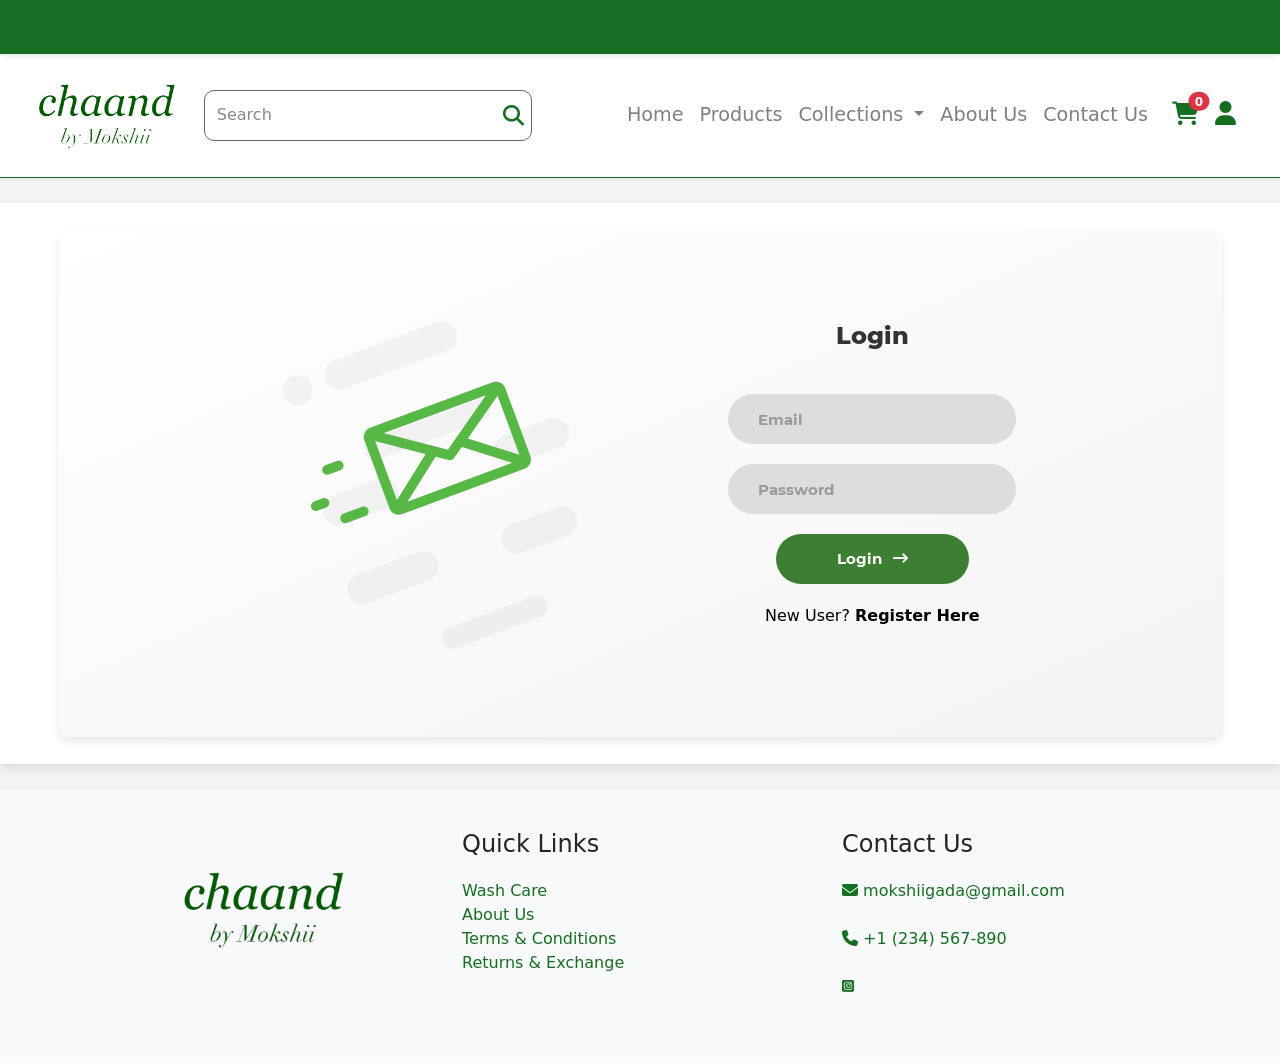
<file: login_signup.html>
<!DOCTYPE html>
<html lang="en">
<head>
	<title>Contact Us</title>
	<meta charset="UTF-8">
	<meta name="viewport" content="width=device-width, initial-scale=1">

	<link rel="icon" type="image/png" href="./images/favicon.png"/>

	<!-- Bootstrap CSS -->
	<link href="https://cdn.jsdelivr.net/npm/bootstrap@5.3.0-alpha3/dist/css/bootstrap.min.css" rel="stylesheet"
	integrity="sha384-KK94CHFLLe+nY2dmCWGMq91rCGa5gtU4mk92HdvYe+M/SXH301p5ILy+dN9+nJOZ" crossorigin="anonymous">

    <link href="https://stackpath.bootstrapcdn.com/bootstrap/4.5.2/css/bootstrap.min.css" rel="stylesheet">
    <link href="https://cdn.jsdelivr.net/npm/bootstrap@5.3.0/dist/css/bootstrap.min.css" rel="stylesheet">

	<link rel="stylesheet" href="https://cdnjs.cloudflare.com/ajax/libs/font-awesome/4.7.0/css/font-awesome.min.css">
	<link rel="stylesheet" href="https://cdnjs.cloudflare.com/ajax/libs/font-awesome/6.5.2/css/all.min.css" 
    integrity="sha512-SnH5WK+bZxgPHs44uWIX+LLJAJ9/2PkPKZ5QiAj6Ta86w+fsb2TkcmfRyVX3pBnMFcV7oQPJkl9QevSCWr3W6A==" crossorigin="anonymous" referrerpolicy="no-referrer" />

	<link rel="stylesheet" type="text/css" href="./CSS/contact_us/main.css">
    <link rel="stylesheet" href="./CSS/login_signup.css">
</head>
<body>

	<!-- Marquee -->
    <div class="marquee-container">
        <div class="marquee-text">| Linen your Way |</div>
        <div class="marquee-text">Sustainable | Handcrafted | Timeless luxury</div>
    </div>

    <!-- Navbar -->
    <nav class="navbar navbar-expand-lg navbar-light bg-white p-3 fs-6 align-items-center shadow-sm">
        <div class="container-fluid d-flex align-items-center">
            <a class="navbar-brand" href="#">
                <img class="logo_img" src="./images/logo b.png" alt="logo">
            </a>
        
            <div class="search_box_container me-auto">
                <div class="search_box position-relative">
                    <input type="text" name="search" id="search" placeholder=" " required>
                    <label for="search" class="floating_label">Search</label>
                    <i class="fa fa-search position-absolute end-0 me-2"></i>
                </div>
            </div>
        
            <button class="navbar-toggler order-3" type="button" data-bs-toggle="collapse" data-bs-target="#navbarContent" aria-controls="navbarContent" aria-expanded="false" aria-label="Toggle navigation">
                <span class="navbar-toggler-icon"></span>
            </button>
        
            <div class="collapse navbar-collapse content_bar order-2" id="navbarContent">
                <ul class="navbar-nav ms-auto mb-2 mb-lg-0">
                    <li class="nav-item">
                        <a class="nav-link" href="index.html">Home</a>
                    </li>
                    <li class="nav-item">
                        <a class="nav-link" href="product.html">Products</a>
                    </li>
                    <li class="nav-item dropdown">
                        <a class="nav-link dropdown-toggle" href="#" id="collectionsDropdown" role="button" data-bs-toggle="dropdown" aria-expanded="false">
                            Collections
                        </a>
                        <ul class="dropdown-menu" aria-labelledby="collectionsDropdown">
                            <li><a class="dropdown-item" href="#">Collection Padma</a></li>
                        </ul>
                    </li>
                    <li class="nav-item">
                        <a class="nav-link" href="about_us.html">About Us</a>
                    </li>
                    <li class="nav-item">
                        <a class="nav-link" href="#">Contact Us</a>
                    </li>
                </ul>
            </div>
        
            <!-- desktop view -->
            <div class="icon-bar d-none d-lg-flex align-items-center ms-lg-3 order-2">
                <a href="/cart" class="nav-link position-relative me-3">
                    <i class="fa fa-shopping-cart"></i>
                    <span class="position-absolute top-0 start-100 translate-middle badge rounded-pill bg-danger">0</span>
                </a>
                <a href="/account" class="nav-link">
                    <i class="fa fa-user"></i>
                </a>
            </div>
        
            <!-- mobile view -->
            <div class="icon-bar d-flex d-lg-none align-items-center order-1 ms-auto">
                <a href="/cart" class="nav-link position-relative me-3">
                    <i class="fa fa-shopping-cart"></i>
                    <span class="position-absolute top-0 start-100 translate-middle badge rounded-pill bg-danger">0</span>
                </a>
                <a href="/account" class="nav-link">
                    <i class="fa fa-user"></i>
                </a>
            </div>
        </div>
        
    </nav>

	<main>

		<div class="container-fluid contact1">
			<div class="container-contact1">
				<div class="contact1-pic js-tilt" data-tilt>
					<img src="./images/contact_us.png" alt="IMG">
				</div>

				<form class="login-form validate-form active" id="login_form">
					<span class="contact1-form-title">
						Login
					</span>
					
					<div class="wrap-input1 validate-input" data-validate = "Valid email is required: ex@abc.xyz">
						<input class="input1" type="text" name="email" placeholder="Email">
						<span class="shadow-input1"></span>
					</div>
					
					<div class="wrap-input1 validate-input" data-validate = "Password is required">
						<input class="input1" type="password" name="password" placeholder="Password">
						<span class="shadow-input1"></span>
					</div>
					
					<div class="container-contact1-form-btn">
						<button class="contact1-form-btn">
							<span>
								Login
								<i class="fa fa-long-arrow-right right_arrow" aria-hidden="true"></i>
							</span>
						</button>
					</div>	

                    <div class="change_links">
                        <a href="#" id="show-register" class="switch_link">New User? <b>Register Here</b></a>
                    </div>
				</form>


                <!-- register form -->
                <form class="register-form validate-form" id="register_form">
					<span class="contact1-form-title">
						Register
					</span>
					
					<div class="wrap-input1 validate-input" data-validate = "Name is required">
                        <input class="input1" type="text" name="name" placeholder="Name">
						<span class="shadow-input1"></span>
					</div>
					
					<div class="wrap-input1 validate-input" data-validate = "Valid email is required: ex@abc.xyz">
						<input class="input1" type="text" name="email" placeholder="Email">
						<span class="shadow-input1"></span>
					</div>
					
					<div class="wrap-input1 validate-input" data-validate = "Subject is required">
                        <input class="input1" type="tel" name="contact" placeholder="Contact">
						<span class="shadow-input1"></span>
					</div>
					
                    <!-- <div class="wrap-input1 validate-input" data-validate = "Subject is required">
                        <input class="input" type="radio" name="gender" value="male"> Male 
						<input class="input" type="radio" name="gender" value="female"> Female 
                        
						<span class="shadow-input1"></span>
					</div> -->

                    <div class="wrap-input1">

                        <div class="radio-container">
                            <label class="radio-label">
                                <input type="radio" name="option" value="male" class="radio-input" />
                                <span class="radio-circle"></span>
                                Male
                            </label>
                            <label class="radio-label">
                                <input type="radio" name="option" value="female" class="radio-input" />
                                <span class="radio-circle"></span>
                                Female
                            </label>
                        </div>
                    </div>
                      
					<div class="wrap-input1">
                        <div class="terms-container">
                            <label class="terms-checkbox">
                                <input type="checkbox" checked />
                                <span class="checkmark"></span>
                            </label>
                            <span>By registering, you agree to our  <a href="terms_and_conditions.html" style="color: #166e22;">Terms & Conditions</a>
                                <br> and our <a href="delivery_and_return_policy.html" style="color: #166e22;">Delivery & Return Policy</a>.</span>
                          </div>
                          
                          
                    </div>

					<div class="container-contact1-form-btn">
                        <button class="contact1-form-btn">
                            <span>
                                Register
								<i class="fa fa-long-arrow-right right_arrow" aria-hidden="true"></i>
							</span>
						</button>
					</div>	
                    <div class="change_links">
                        <a href="#" id="show-login" class="switch_link">Already a User? <b>Login Here</b></a>
                    </div>
				</form>

                <form action="#" class="otp-form validate-form">
                    <div class="position-relative">
                        <div class="card p-2 text-center">
                            <h6>Please enter the one time password <br> to verify your account</h6>
                            <div> <span>A code has been sent to</span> <small id="maskedNumber">*******9897</small> </div>
                            <div id="otp" class="inputs d-flex flex-row justify-content-center mt-2">
                                <input class="m-2 text-center form-control rounded" type="text" id="first" maxlength="1" />
                                <input class="m-2 text-center form-control rounded" type="text" id="second" maxlength="1" />
                                <input class="m-2 text-center form-control rounded" type="text" id="third" maxlength="1" />
                                <input class="m-2 text-center form-control rounded" type="text" id="fourth" maxlength="1" />
                                <input class="m-2 text-center form-control rounded" type="text" id="fifth" maxlength="1" />
                                <input class="m-2 text-center form-control rounded" type="text" id="sixth" maxlength="1" />
                            </div>
                            <div class="mt-4"> 
                                <button id="validateBtn" class="btn btn-danger px-4 validate">Validate</button> 
                            </div>
                        </div>
                    </div>
                </form>

			</div>
		</div>
	</main>
	
	<!-- footer -->
    <footer class="footer">
        <div class="container">
            <div class="row">
                <div class="col-md-4 text-center text-md-left mb-4" style="align-self: center;">
                    <img src="./images/footer_logo.png" alt="Brand Logo" class="img-fluid" style="max-width: 200px; align-items:center ; ">
                </div>

                <div class="col-md-4 mb-4">
                    <h4>Quick Links</h4>
                    <ul class="list-unstyled">
                        <li><a href="wash_care.html">Wash Care</a></li>
                        <li><a href="about_us.html">About Us</a></li>
                        <li><a href="terms_and_conditions.html">Terms & Conditions</a></li>
                        <li><a href="delivery_and_return_policy.html">Returns & Exchange</a></li>
                    </ul>
                </div>

                <div class="col-md-4 mb-4 f-sec-3">
                    <h4>Contact Us</h4>
                    <a href="mailto:your-email@example.com"><i class="fa-solid fa-envelope"></i> mokshiigada@gmail.com</a><br><br>
                    <a href="tel:+1234567890"><i class="fa-solid fa-phone"></i> +1 (234) 567-890</a><br><br>
                    <p><a href="https://www.instagram.com/chaandbymokshii?igsh=dm93OHhjeDJ2b2Zz" target="_blank"><i class="fa-brands fa-square-instagram"></i></a></p>
                </div>
            </div>
        </div>
    </footer>
		
		
		
		<!--===============================================================================================-->
		<script src="./JS/contact_us/jquery-3.2.1.min.js"></script>
		<!--===============================================================================================-->
		<script src="./JS/contact_us/popper.js"></script>
		<script src="./JS/contact_us/bootstrap.min.js"></script>
		<!--=======================================================	========================================-->
		<script src="./JS/contact_us/tilt.jquery.min.js"></script>
		<script >
		$('.js-tilt').tilt({
			scale: 1.1
		})
	</script>

<!--===============================================================================================-->
	<script src="./JS/contact_us/main.js"></script>
    <script src="https://cdn.jsdelivr.net/npm/bootstrap@5.3.0/dist/js/bootstrap.bundle.min.js"></script>

    <script>
    
        document.addEventListener('DOMContentLoaded', () => {
            const loginForm = document.querySelector('.login-form');
            const registerForm = document.querySelector('.register-form');
            const switchToRegister = document.querySelector('#show-register');
            const switchToLogin = document.querySelector('#show-login');

            switchToRegister.addEventListener('click', () => {
                loginForm.classList.remove('active');
                registerForm.classList.add('active');
            });

            switchToLogin.addEventListener('click', () => {
                registerForm.classList.remove('active');
                loginForm.classList.add('active');
            });
        });

    </script>

</body>
</html>
</file>
<file: CSS/admin/admin_dashboard.css>
body {
    font-family: Arial, sans-serif;
    margin: 0;
    background-color: #ebe2d7;
    overflow-x: hidden;
    margin-bottom: 1rem;
}

.navbar {
    background-color: white;
    border-bottom: 2px solid #ddd;
    padding: 1rem 1.5rem;
    margin: 1rem;
}

.logo_img {
    width: 150px;
}

.sidebar {
    height: 80vh;
    background-color: white;
    box-shadow: 2px 0 5px rgba(0, 0, 0, 0.1);
    padding: 1rem;
    display: flex;
    flex-direction: column;
    margin-right: 0.5rem;
}

.list-group-item {
    border: none;
    font-size: 16px;
    color: #333;
    padding: 15px;
    transition: background-color 0.3s, color 0.3s;
}

.list-group-item.active, .list-group-item:hover {
    background-color: #166e22;
    color: white;
    font-weight: bold;
}

.main-content {
    flex-grow: 1;
    background-color: white;
    padding: 1rem;
}

/* .card {
    border-radius: 8px;
    background-color: white;
    box-shadow: 0 4px 6px rgba(0, 0, 0, 0.1);
    transition: transform 0.3s ease;
    margin: 1rem 0;
}

.card:hover {
    transform: translateY(-5px);
}

.card h5 {
    color: #166e22;
    font-weight: bold;
} */

.menu-toggle-btn {
    display: none;
    margin: 1rem 0;
    display: flex;
    align-items: center;
    width: 100%;
}

.btn-outline-sec{
    background-color: #218838;
    border-radius: 5px;
    color: white;
    text-align: center;
    justify-content: center;
    border: 1px solid black;
}

@media (max-width: 767px) {
    .menu-toggle-btn {
        /* display: block; */
        margin: 1rem;
        text-align: center;
    }

    .btn-outline-sec:active{
        background-color: #166e22;
    }

    .sidebar {
        display: none;
        width: 100%;
        height: max-content;
    }

    .sidebar.active {
        display: block;
    }

    .container-fluid {
        flex-direction: column;
    }

}

@media (min-width: 767px) {
    .container-fluid {
        display: flex;
        flex-wrap: nowrap;
    }

    .sidebar {
        width: 250px;
        display: block;
        min-height: 8   0vh;
    }            

    .menu-toggle-btn {
        display: none;
    }
}





/*  */
.card {
    border-radius: 8px;
    background-color: #fff;
}

.form-label {
    font-weight: bold;
}

button {
    width: 100px;
    color: white;
    background-color: #218838;
    border-radius: 5px;
    border: 1px solid white;
    padding: 0.5rem 1rem;
}

.submit{
    display: flex;
    margin-top: 2rem;
    width: 100%;
    justify-content: center;
}

button:hover {
    background-color: #166e22;
    transform: scale(1.05);
}


.page-location{
    background-color: #fff;
    color: #777777;
    display: flex;
    height: 10vh;
    align-items: center;
    padding-left: 1rem;
    font-weight: 400;
    /* font-size: 2rem; */
    margin-bottom: 1rem;
    border:1px solid rgba(0, 0, 0, 0.2);
    border-radius: 5px;
    background-color: #fff;
    margin-left: 0.5rem;
    right: 1rem;
    width: 99%;
}
</file>
<file: CSS/contact_us/main.css>
/* navbar and footer */
  /* Marquee */
  .marquee-container {
    position: fixed;
    top: 0;
    left: 0;
    width: 100%;
    height: 6vh;
    overflow: hidden;
    background: #166e22;
    box-shadow: 0 2px 5px rgba(0, 0, 0, 0.1);
    display: flex;
    align-items: center;
    justify-content: center;
    z-index: 1000;
  }

  .marquee-text {
    position: absolute;
    width: 100%;
    text-align: center;
    font-size: 1.3rem;
    font-weight: 500;
    color: #ffffff;
    opacity: 0;
    animation: marquee-animation 8s linear infinite;
    transition: transform 0.3s ease, opacity 0.3s ease;
    display: flex;
    justify-content: center;
    align-items: center;
  }

  .marquee-text:nth-child(1) {
    animation-delay: 0s;
  }

  .marquee-text:nth-child(2) {
    animation-delay: 4s;
  }

  @keyframes marquee-animation {
    0% { transform: translateY(100%); opacity: 0; }
    15% { transform: translateY(0); opacity: 1; }
    40% { transform: translateY(0); opacity: 1; }
    50% { transform: translateY(-100%); opacity: 0; }
    100% { transform: translateY(-100%); opacity: 0; }
  }

  .marquee-container:hover .marquee-text {
    animation-play-state: paused;
  }

  @media (max-width: 768px) {
    .marquee-container {
        height: 4.3vh;
    }
    .marquee-text {
        font-size: 1rem;
    }
  }

  /* Navbar */
  .navbar {
    margin-top: 6vh;
    border-bottom: 1px solid #166e22;
    display: flex;
    justify-content: space-between;
    align-items: center;
    overflow: hidden;
  }

  .navbar-nav li a {
    font-size: larger;
  }

  .logo_img {
    width: 10rem;
    height: auto;
  }

  .search_box_container {
    flex-grow: 1;
    display: flex;
    justify-content: flex-end;
    margin-right: auto;
  }

  .search_box {
    width: 100%;
    max-width: 400px;
    position: relative;
    display: flex;
    align-items: center;
  }

  .search_box input {
    all: unset;
    padding: 0.8rem 0.5rem;
    width: 100%;
    border: 1px solid #666;
    border-radius: 10px;
    padding-right: 2rem;
    transition: border-color 0.3s ease;
  }

  .search_box input:focus,
  .search_box input:hover {
    border-color: #166e22;
    outline: none;
  }


  .floating_label {
    position: absolute;
    top: 50%;
    left: 0.8rem;
    transform: translateY(-50%);
    color: #888;
    font-size: 1rem;
    transition: all 0.3s ease;
    pointer-events: none;
  }

  .search_box input:focus ~ .floating_label,
  .search_box input:not(:placeholder-shown) ~ .floating_label {
    top: -0.25rem;
    left: 0.6rem;
    font-size: 1rem;
    color: #166e22;
    background: #fff;
    padding-inline: 0.2rem;
  }

  .search_box i {
    position: absolute;
    right: 10px;
    color: #166e22;
    font-size: 1.3rem;
    pointer-events: none;
  }

  /* Navbar icon bar */
  .icon-bar {
    display: flex;
    align-items: center;
    justify-content: center;
    margin-right: 0.5rem;
  }

  .icon-bar a {
    text-decoration: none;
    margin-right: 0.5rem;
  }

  .icon-bar i {
    font-size: 1.5rem;
    color: #166e22;
  }

  .icon-bar .badge {
    font-size: 0.75rem;
    padding: 0.2rem 0.4rem;
  }

  /* Responsive adjustments */
  @media (max-width: 768px) {
    .logo_img {
        width: 7rem;
    }

    .navbar {
        margin-top: 4.3vh;
    }
    .search_box_container {
        max-width: 100%;
        margin-right: 0;
    }

    .navbar-nav .dropdown-menu {
      position: static;
      width: 100%;
      left: 0;
      right: 0;
    }
  }

  @media (max-width: 991.98px) {
    .navbar-nav .nav-item.d-none {
        display: none !important;
    }
    .search-bar {
        display: none;
    }
  }

  /* Footer */
  .footer {
    background-color: #f8f9fa;
    padding: 40px 0;
  }

  .footer h4 {
    margin-bottom: 20px;
  }

  .footer a {
    text-decoration: none;
  }

  .footer a:hover {
    text-decoration: underline;
  }

  .footer a, i, p {
    color: #166e22;
  }

  @media (max-width: 767px) {
    .footer {
        display: flex;
        align-items: center;
        text-align: center;
    }
  }



  /* form section */
  @font-face {
    font-family: Montserrat-Regular;
    src: url('./fonts/Montserrat-Regular.ttf'); 
  }

  @font-face {
    font-family: Montserrat-Bold;
    src: url('./fonts/Montserrat-Bold.ttf'); 
  }

  @font-face {
    font-family: Montserrat-ExtraBold;
    src: url('./fonts/Montserrat-ExtraBold.ttf'); 
  }

  @font-face {
    font-family: Montserrat-Medium;
    src: url('./fonts/Montserrat-Medium.ttf'); 
  }


  * {
    margin: 0px; 
    padding: 0px; 
    box-sizing: border-box;
  }

  body, html {
    height: 100%;
    /* font-family: Montserrat-Regular, sans-serif; */
  }


  h1,h2,h3,h4,h5,h6 {
    margin: 0px;
  }

  p {
    font-family: Montserrat-Regular;
    font-size: 14px;
    line-height: 1.7;
    color: #666666;
    margin: 0px;
  }

  ul, li {
    margin: 0px;
    list-style-type: none;
  }

  input {
    outline: none;
    border: none;
  }

  textarea {
    outline: none;
    border: none;
  }

  textarea:focus, input:focus {
    border-color: transparent !important;
  }

  input::-webkit-input-placeholder { color: #999999; }
  input:-moz-placeholder { color: #999999; }
  input::-moz-placeholder { color: #999999; }
  input:-ms-input-placeholder { color: #999999; }

  textarea::-webkit-input-placeholder { color: #999999; }
  textarea:-moz-placeholder { color: #999999; }
  textarea::-moz-placeholder { color: #999999; }
  textarea:-ms-input-placeholder { color: #999999; }

  /*---------------------------------------------*/
  button {
    outline: none !important;
    border: none;
    background: transparent;
  }

  button:hover {
    cursor: pointer;
  }

  iframe {
    border: none !important;
  }

  main
  {
    padding-top: 2%;
    padding-bottom: 2%;
    background-color: #f5f4f4;
  }

  .contact1 {
    width: 100%;
    min-height: 100%;
    padding: 15px;
    background: #fff;
    box-shadow: 0 4px 10px rgba(0, 0, 0, 0.1);
    display: -webkit-box;
    display: -webkit-flex;
    display: -moz-box;
    display: -ms-flexbox;
    display: flex;
    flex-wrap: wrap;
    justify-content: center;
    align-items: center;
  }

  .container-contact1 {

    width: 1163px;
    background: linear-gradient(to bottom right, #ffffff, #f4f4f4);
    border-radius: 10px;
    overflow: hidden;
    box-shadow: 0 4px 8px rgba(0, 0, 0, 0.1);
    display: -webkit-box;
    display: -webkit-flex;
    display: -moz-box;
    display: -ms-flexbox;
    display: flex;
    /* flex-wrap: wrap; */
    justify-content: space-around;  
    align-items: center;
    margin: 1%;
    padding: 90px 130px 88px 148px;
  }

  .contact1-pic {
    width: 296px;
  } 

  .contact1-pic img {
    max-width: 100%;
  }


  .contact1-form {
    width: 390px;
  }

  .contact1-form-title {
    display: block;
    font-family: Montserrat-ExtraBold;
    font-size: 24px;
    color: #333333;
    line-height: 1.2;
    text-align: center;
    padding-bottom: 44px;
  }

  input.input1 {
    height: 50px;
    border-radius: 25px;
    padding: 0 30px;
  }
  input.input1 + .shadow-input1 {
    border-radius: 25px;
  }

  textarea.input1 {
    min-height: 150px;
    border-radius: 25px;
    padding: 12px 30px;
  }
  textarea.input1 + .shadow-input1 {
    border-radius: 25px;
  }

  /*---------------------------------------------*/
  .wrap-input1 {
    position: relative;
    width: 100%;
    z-index: 1;
    margin-bottom: 20px;
  }

  .input1 {
    display: block;
    width: 100%;
    background: #dedddd;
    font-family: Montserrat-Bold;
    font-size: 15px;
    line-height: 1.5;
    color: #666666;
  }

  .shadow-input1 {
    content: '';
    display: block;
    position: absolute;
    bottom: 0;
    left: 0;
    z-index: -1;
    width: 100%;
    height: 100%;
    box-shadow: 0px 0px 0px 0px;
    color: rgba(87,184,70, 0.5);
  }

  .input1:focus + .shadow-input1 {
    -webkit-animation: anim-shadow 0.5s ease-in-out forwards;
    animation: anim-shadow 0.5s ease-in-out forwards;
  }

  @-webkit-keyframes anim-shadow {
    to {
      box-shadow: 0px 0px 80px 30px;
      opacity: 0;
    }
  }

  @keyframes anim-shadow {
    to {
      box-shadow: 0px 0px 80px 30px;
      opacity: 0;
    }
  }

  /*---------------------------------------------*/
  .container-contact1-form-btn {
    display: -webkit-box;
    display: -webkit-flex;
    display: -moz-box;
    display: -ms-flexbox;
    display: flex;
    flex-wrap: wrap;
    justify-content: center;
  }

  .contact1-form-btn {
    min-width: 193px;
    height: 50px;
    border-radius: 25px;
    background: #3d7f32;
    font-family: Montserrat-Bold;
    font-size: 15px;
    line-height: 1.5;
    color: #fff;
    display: -webkit-box;
    display: -webkit-flex;
    display: -moz-box;
    display: -ms-flexbox;
    display: flex;
    justify-content: center;
    align-items: center;
    padding: 0 25px;

    -webkit-transition: all 0.4s;
    -o-transition: all 0.4s;
    -moz-transition: all 0.4s;
    transition: all 0.4s;
  }

  .contact1-form-btn i {
    margin-left: 7px;
    color: white;
    -webkit-transition: all 0.4s;
    -o-transition: all 0.4s;
    -moz-transition: all 0.4s;
    transition: all 0.4s;
  }

  .contact1-form-btn:hover {
    background: #166e22;
  }

  .contact1-form-btn:hover i {
    -webkit-transform: translateX(10px);
    -moz-transform: translateX(10px);
    -ms-transform: translateX(10px);
    -o-transform: translateX(10px);
    transform: translateX(10px);
  }




  /*------------------------------------------------------------------
  [ Responsive ]*/

  @media (max-width: 1200px) {
    .contact1-pic {
      width: 33.5%;
    }

    .contact1-form {
      width: 44%;
    }
  }

  @media (max-width: 992px) {
    .container-contact1 {
      padding: 90px 80px 88px 90px;
    }

    .contact1-pic {
      width: 35%;
    }

    .contact1-form {
      width: 55%;
    }
  }

  @media (max-width: 768px) {
    .container-contact1 {
      padding: 90px 80px 88px 80px;
    }

    .contact1-pic {
      display: none;
    }

    .contact1-form {
      width: 100%;
    }
  }

  @media (max-width: 576px) {
    .container-contact1 {
      padding: 90px 15px 88px 15px;
    }
  }


  /*------------------------------------------------------------------
  [ Alert validate ]*/

  .validate-input {
    position: relative;
  }

  .alert-validate::before {
    content: attr(data-validate);
    position: absolute;
    max-width: 70%;
    background-color: white;
    border: 1px solid #c80000;
    border-radius: 13px;
    padding: 4px 25px 4px 10px;
    top: 50%;
    -webkit-transform: translateY(-50%);
    -moz-transform: translateY(-50%);
    -ms-transform: translateY(-50%);
    -o-transform: translateY(-50%);
    transform: translateY(-50%);
    right: 8px;
    pointer-events: none;

    font-family: Montserrat-Medium;
    color: #c80000;
    font-size: 13px;
    line-height: 1.4;
    text-align: left;

    visibility: hidden;
    opacity: 0;

    -webkit-transition: opacity 0.4s;
    -o-transition: opacity 0.4s;
    -moz-transition: opacity 0.4s;
    transition: opacity 0.4s;
  }

  .alert-validate::after {
    content: "\f06a";
    font-family: FontAwesome;
    display: block;
    position: absolute;
    color: #c80000;
    font-size: 15px;
    top: 50%;
    -webkit-transform: translateY(-50%);
    -moz-transform: translateY(-50%);
    -ms-transform: translateY(-50%);
    -o-transform: translateY(-50%);
    transform: translateY(-50%);
    right: 13px;
  }

  .alert-validate:hover:before {
    visibility: visible;
    opacity: 1;
  }

  @media (max-width: 992px) {
    .alert-validate::before {
      visibility: visible;
      opacity: 1;
    }
  }
</file>
<file: CSS/terms_and_conditions.css>
body {
    margin: 0;
    font-family: 'Arial', sans-serif;
    background-color: #f4f4f4;
}

/* Marquee */
.marquee-container {
    position: fixed;
    top: 0;
    left: 0;
    width: 100%;
    height: 6vh;
    overflow: hidden;
    background: #166e22;
    box-shadow: 0 2px 5px rgba(0, 0, 0, 0.1);
    display: flex;
    align-items: center;
    justify-content: center;
    z-index: 1000;
}

.marquee-text {
    position: absolute;
    width: 100%;
    text-align: center;
    font-size: 1.3rem;
    font-weight: 500;
    color: #ffffff;
    opacity: 0;
    animation: marquee-animation 8s linear infinite;
    transition: transform 0.3s ease, opacity 0.3s ease;
    display: flex;
    justify-content: center;
    align-items: center;
}

.marquee-text:nth-child(1) {
    animation-delay: 0s;
}

.marquee-text:nth-child(2) {
    animation-delay: 4s;
}

@keyframes marquee-animation {
    0% { transform: translateY(100%); opacity: 0; }
    15% { transform: translateY(0); opacity: 1; }
    40% { transform: translateY(0); opacity: 1; }
    50% { transform: translateY(-100%); opacity: 0; }
    100% { transform: translateY(-100%); opacity: 0; }
}

.marquee-container:hover .marquee-text {
    animation-play-state: paused;
}

@media (max-width: 768px) {
    .marquee-container {
        height: 4.3vh;
    }
    .marquee-text {
        font-size: 1rem;
    }
}

/* Navbar */
.navbar {
    margin-top: 6vh;
    border-bottom: 1px solid #166e22;
    display: flex;
    justify-content: space-between;
    align-items: center;
}

.navbar-nav li a {
    font-size: larger;
}

.logo_img {
    width: 10rem;
    height: auto;
}

.search_box_container {
    flex-grow: 1;
    display: flex;
    justify-content: flex-end;
    margin-right: auto;
}

.search_box {
    width: 100%;
    max-width: 400px;
    position: relative;
    display: flex;
    align-items: center;
}

.search_box input {
    all: unset;
    padding: 0.8rem 0.5rem;
    width: 100%;
    border: 1px solid #666;
    border-radius: 10px;
    padding-right: 2rem;
    transition: border-color 0.3s ease;
}

.search_box input:focus,
.search_box input:hover {
    border-color: #166e22;
    outline: none;
}

.floating_label {
    position: absolute;
    top: 50%;
    left: 0.8rem;
    transform: translateY(-50%);
    color: #888;
    font-size: 1rem;
    transition: all 0.3s ease;
    pointer-events: none;
}

.search_box input:focus ~ .floating_label,
.search_box input:not(:placeholder-shown) ~ .floating_label {
    top: -0.25rem;
    left: 0.6rem;
    font-size: 1rem;
    color: #166e22;
    background: #fff;
    padding-inline: 0.2rem;
}

.search_box i {
    position: absolute;
    right: 10px;
    color: #166e22;
    font-size: 1.3rem;
    pointer-events: none;
}

/* Navbar icon bar */
.icon-bar {
    display: flex;
    align-items: center;
    justify-content: center;
    margin-right: 0.5rem;
}

.icon-bar a {
    text-decoration: none;
    margin-right: 0.5rem;
}

.icon-bar i {
    font-size: 1.5rem;
    color: #166e22;
}

.icon-bar .badge {
    font-size: 0.75rem;
    padding: 0.2rem 0.4rem;
}

/* Responsive adjustments */
@media (max-width: 768px) {
    .logo_img {
        width: 7rem;
    }

    .navbar {
        margin-top: 4.3vh;
    }
    .search_box_container {
        max-width: 100%;
        margin-right: 0;
    }
}

@media (max-width: 991.98px) {
    .navbar-nav .nav-item.d-none {
        display: none !important;
    }
    .search-bar {
        display: none;
    }
}

/* main section */
.container-main {
    padding: 40px;
    background: #fff;
    border-radius: 10px;
    box-shadow: 0 4px 10px rgba(0, 0, 0, 0.1);
}

.container-tnc {
    border-radius: 10px;
    box-shadow: 0 4px 8px rgba(0, 0, 0, 0.1);
    padding: 30px;
    background: linear-gradient(to bottom right, #ffffff, #f4f4f4);
}

.container-tnc h1 {
    font-size: 2.5rem;
    font-weight: 700;
    color: #166e22;
}

.container-tnc h2 {
    font-size: 1.8rem;
    font-weight: 600;
    color: #333;
    margin-bottom: 15px;
}

.container-tnc ul {
    list-style-type: none;
    padding-left: 0;
}

.container-tnc ul li {
    margin-bottom: 10px;
    font-size: 1.1rem;
    line-height: 1.6;
    color: #555;
}

.container-tnc ul li::before {
    content: "\2022";
    color: #166e22;
    font-weight: bold;
    display: inline-block;
    width: 1em;
    margin-left: -1em;
}

.tnc-h {
    color: #166e22;
    border-bottom: 2px solid #166e22;
    padding-bottom: 5px;
}

@media (max-width: 768px) {
    .container-tnc {
        padding: 20px;
    }

    .container-tnc h1 {
        font-size: 2rem;
    }

    .container-tnc h2 {
        font-size: 1.5rem;
    }

    .container-main {
        padding: 20px;
    }
}


/* Footer */
.footer {
    background-color: white;
    padding: 40px 0;
}

.footer h4 {
    margin-bottom: 20px;
}

.footer a {
    text-decoration: none;
}

.footer a:hover {
    text-decoration: underline;
}

.footer a, i, p {
    color: #166e22;
}

@media (max-width: 767px) {
    .footer {
        display: flex;
        align-items: center;
        text-align: center;
    }
}
</file>
<file: CSS/login_signup.css>
.register-form, .otp-form, .new_password-form {
    visibility: hidden;
    opacity: 0;
    transform: translateY(10px);
    position: absolute;
    transition: opacity 0.5s ease, transform 0.5s ease, visibility 0s 0.5s;
}

.register-form.active, .otp-form.active, .new_password-form.active {
    visibility: visible;
    opacity: 1;
    transform: translateY(0);
    position: static;
    transition: opacity 0.5s ease, transform 0.5s ease-in;
}



.switch_link {
    text-decoration: none;
    color: black;
    padding: 10px;
    cursor: pointer;
    transition: color 0.3s ease;
}

.switch_link:hover {
    color: #166e22;
    text-decoration: underline;
}


.change_links
{
    padding: 10px;
    display: flex;
    justify-content: center;
    align-items: center;
}

.radio-container {
    display: flex;
    justify-content: space-around;
    align-items: center;
    gap: 20px;
}

.radio-label {
    display: flex;
    align-items: center;
    cursor: pointer;
    font-family: Montserrat-Bold;
    font-size: 16px;
    color: #666666;
    position: relative;
    padding-left: 35px;
}

.radio-input {
    position: absolute;
    opacity: 0;
    cursor: pointer;
}

.radio-circle {
    position: absolute;
    top: 50%;
    left: 0;
    transform: translateY(-50%);
    width: 20px;
    height: 20px;
    background-color: #dedddd;
    border-radius: 50%;
    border: 2px solid #3d7f32;
    transition: background-color 0.3s ease, border-color 0.3s ease;
}

.radio-circle::after {
    content: '';
    position: absolute;
    top: 50%;
    left: 50%;
    transform: translate(-50%, -50%) scale(0);
    width: 12px;
    height: 12px;
    background-color: #3d7f32;
    border-radius: 50%;
    transition: transform 0.3s ease;
}

.radio-input:checked ~ .radio-circle {
    border-color: #166e22;
}

.radio-input:checked ~ .radio-circle::after 
{
    transform: translate(-50%, -50%) scale(1);
}

.radio-label:hover .radio-circle {
    border-color: #166e22;
}


.radio-input:focus ~ .radio-circle {
    box-shadow: 0 0 3px #166e22;
}


@media (max-width: 768px) {
    .radio-label {
        font-size: 14px;
    }
    .radio-circle {
        width: 16px;
        height: 16px;
    }
    .radio-circle::after {
        width: 10px;
        height: 10px;
    }
}

.terms-container {
    display: flex;
    align-items: center;
    justify-content: center;
    margin-bottom: 20px;
    font-family: Montserrat-Regular;
    font-size: 14px;
    color: #666666;
    text-align: center;
}
  
.terms-checkbox {
    position: relative;
    width: 20px;
    height: 20px;
    margin-right: 10px;
    cursor: pointer;
}
  
.terms-checkbox input {
    position: absolute;
    opacity: 0;
    cursor: pointer;
}
  
.terms-checkbox .checkmark {
    width: 20px;
    height: 20px;
    background-color: #dedddd;
    border: 2px solid #3d7f32;
    border-radius: 3px;
    display: inline-block;
    position: relative;
    transition: background-color 0.3s ease, border-color 0.3s ease;
}
  
.terms-checkbox .checkmark::after {
    content: '';
    position: absolute;
    width: 6px;
    height: 10px;
    border: solid white;
    border-width: 0 2px 2px 0;
    top: 4px;
    left: 6px;
    transform: rotate(45deg);
    display: none;
}
  
.terms-checkbox input:checked ~ .checkmark {
    background-color: #166e22;
    border-color: #166e22;
}
  
.terms-checkbox input:checked ~ .checkmark::after {
    display: block;
}
.card {
    width: 100%;
    border: none;
    height: auto;
    z-index: 1;
    display: flex;
    justify-content: center;
    align-items: center;
    background-color: unset;
    padding: 20px;
}

.card h6 {
    color: black;
    font-size: 20px;
    margin-bottom: 15px;
}

.inputs input {
    width: 50px;
    height: 50px;
    margin: 5px;
    font-size: 20px;
}

input[type=number]::-webkit-inner-spin-button,
input[type=number]::-webkit-outer-spin-button {
    -webkit-appearance: none;
    -moz-appearance: none;
    appearance: none;
    margin: 0;
}

.validate {
    border-radius: 20px;
    height: 40px;
    background-color: rgb(61, 127, 50);
    border: 1px solid rgb(61, 127, 50);
    width: 140px;
    color: white;
    transition: color 0.3s ease;
    margin-top: 15px;
}

.validate:hover {
    background-color: rgb(61, 127, 50);
    border: 1px solid white;
    color: white;
}

.go-back {
    font-size: large;
    margin-top: 10px;
}

.form-control:focus {
    box-shadow: none;
    border: 2px solid red;
}

@media (max-width: 992px) {
    .card {
        width: 80%;
    }
    .card h6 {
        font-size: 18px;
    }
    .inputs input {
        width: 40px;
        height: 40px;
    }
}

@media (min-width: 500px) and (max-width: 768px) {
    .card {
        width: 85%;
        padding: 15px;
    }
    .card h6 {
        font-size: 17px;
    }
    .inputs input {
        width: 55px;
        height: 55px;
        font-size: 20px;
    }
    .validate {
        width: 100%;
    }
}

@media (max-width: 768px) {
    .card {
        width: 90%;
        padding: 15px;
    }
    .card h6 {
        font-size: 16px;
    }
    .inputs input {
        width: 45px;
        height: 45px;
        font-size: 18px;
    }
    .validate {
        width: 100%;
    }
}

@media (max-width: 480px) {
    .card {
        width: 100%;
        padding: 10px;
    }
    .card h6 {
        font-size: 14px;
    }
    .inputs input {
        width: 35px;
        height: 35px;
        font-size: 16px;
    }
    .validate {
        width: 100%;
    }
}

@media (min-width: 768px)
{
    .forgot_password
    {
        display: flex;
        justify-content: end;
        align-items: center;
        margin-top: -25px;
        margin-bottom: 20px;
        color: #166e22;
    }

    .otp_buttons
    {
        display: flex;
        justify-content: space-evenly;
        width: 100%;
    }
}
</file>
